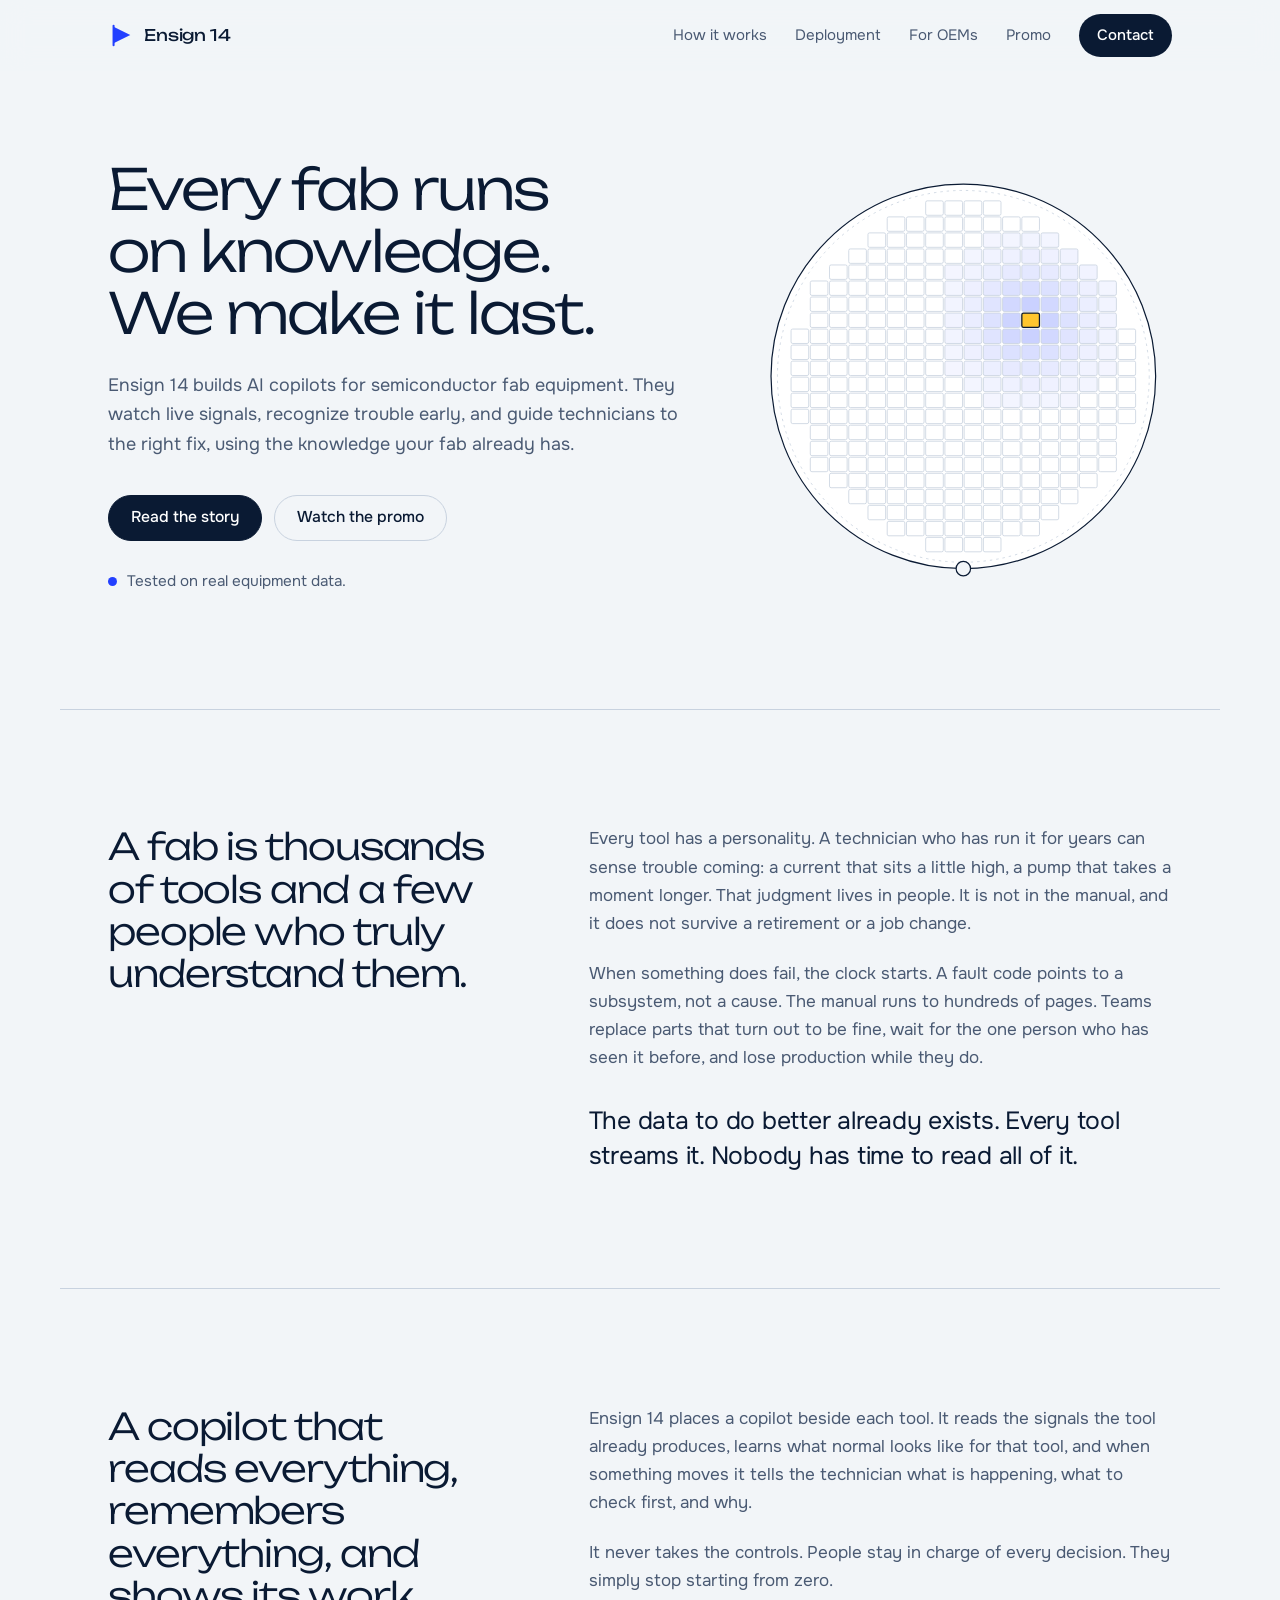
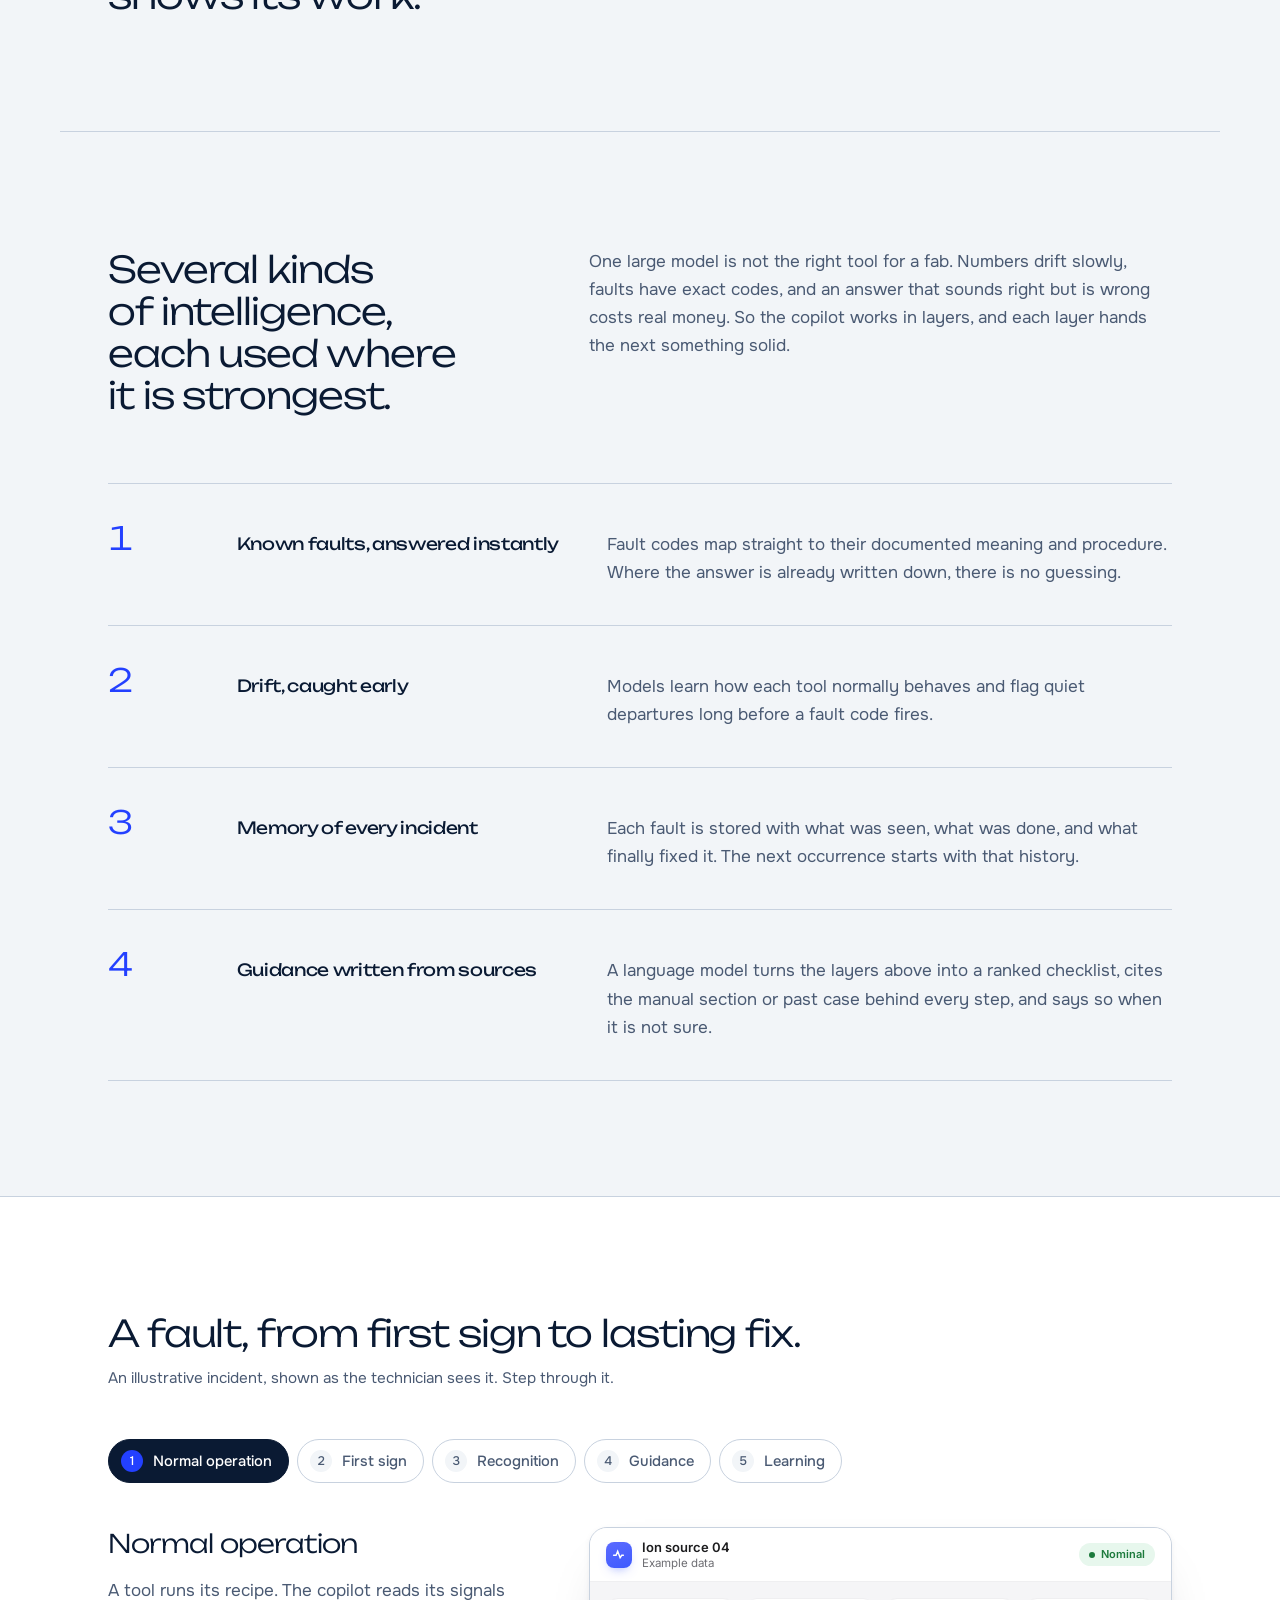
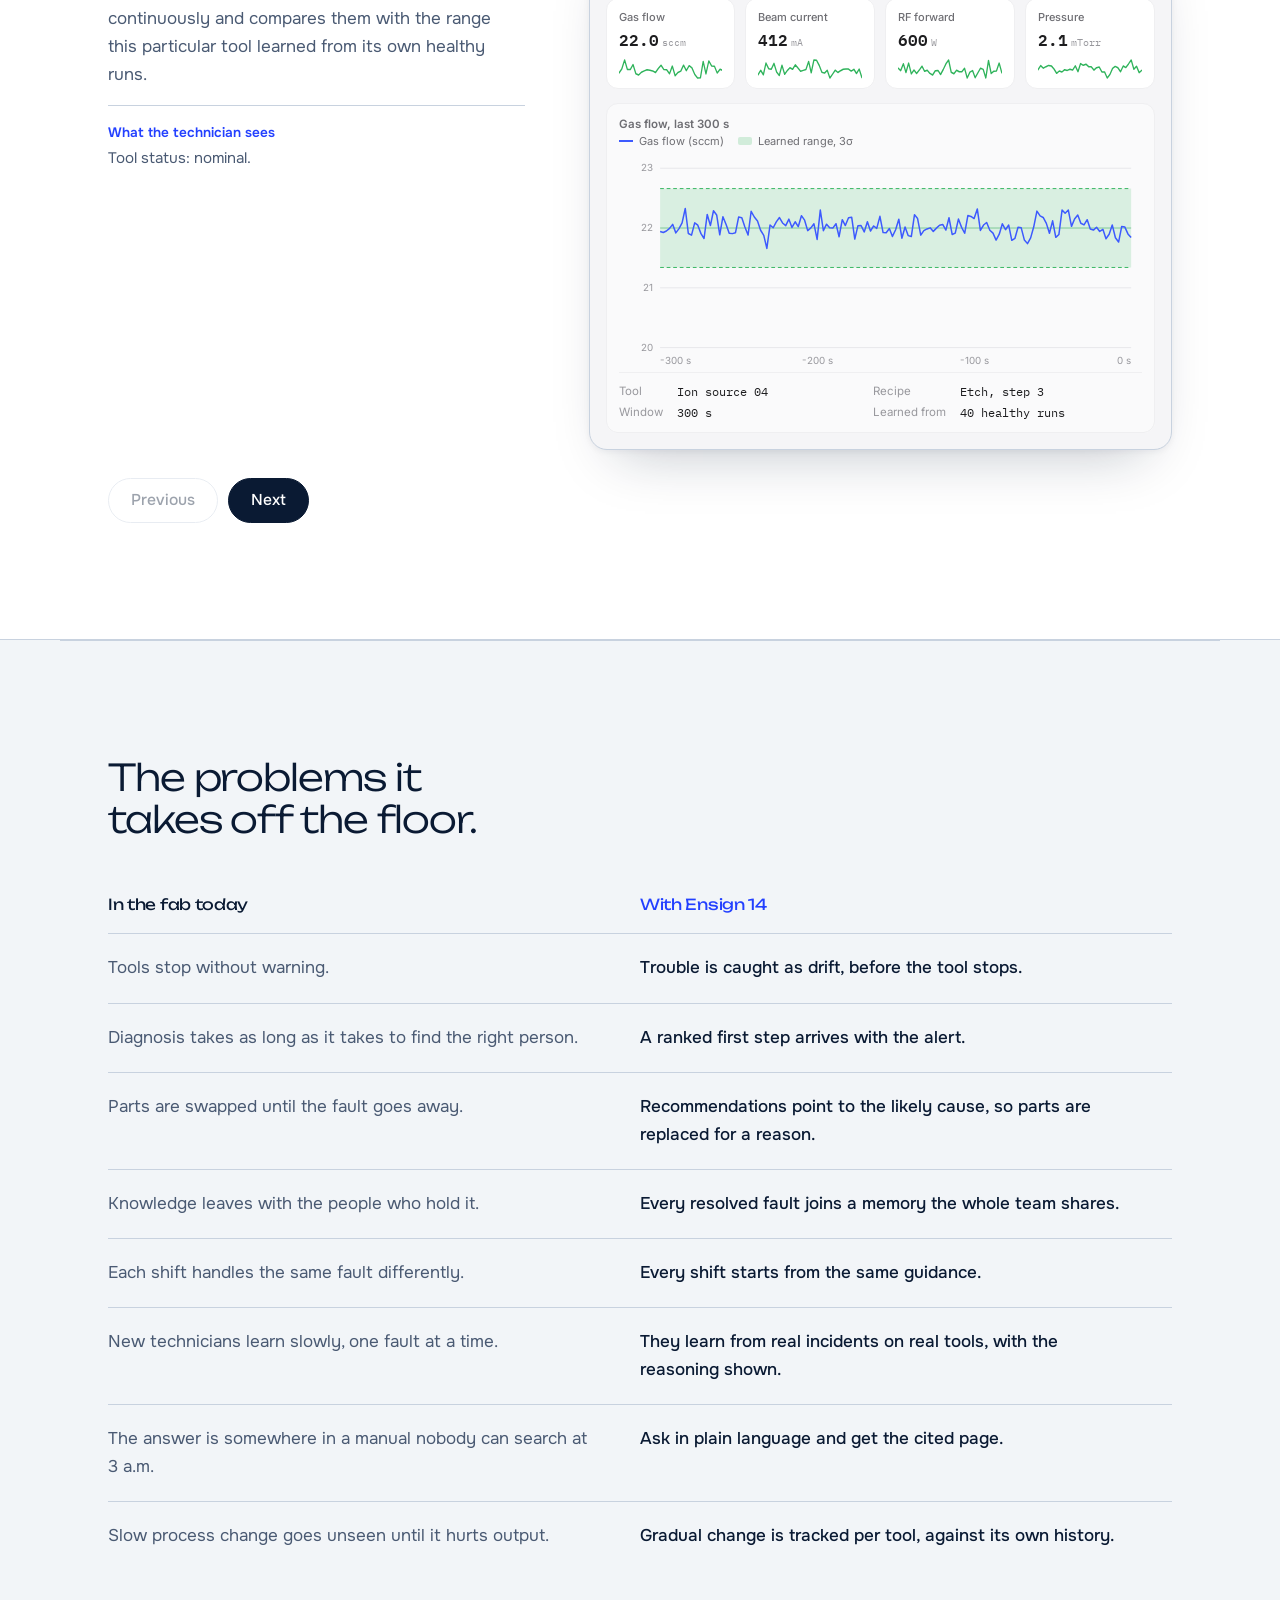
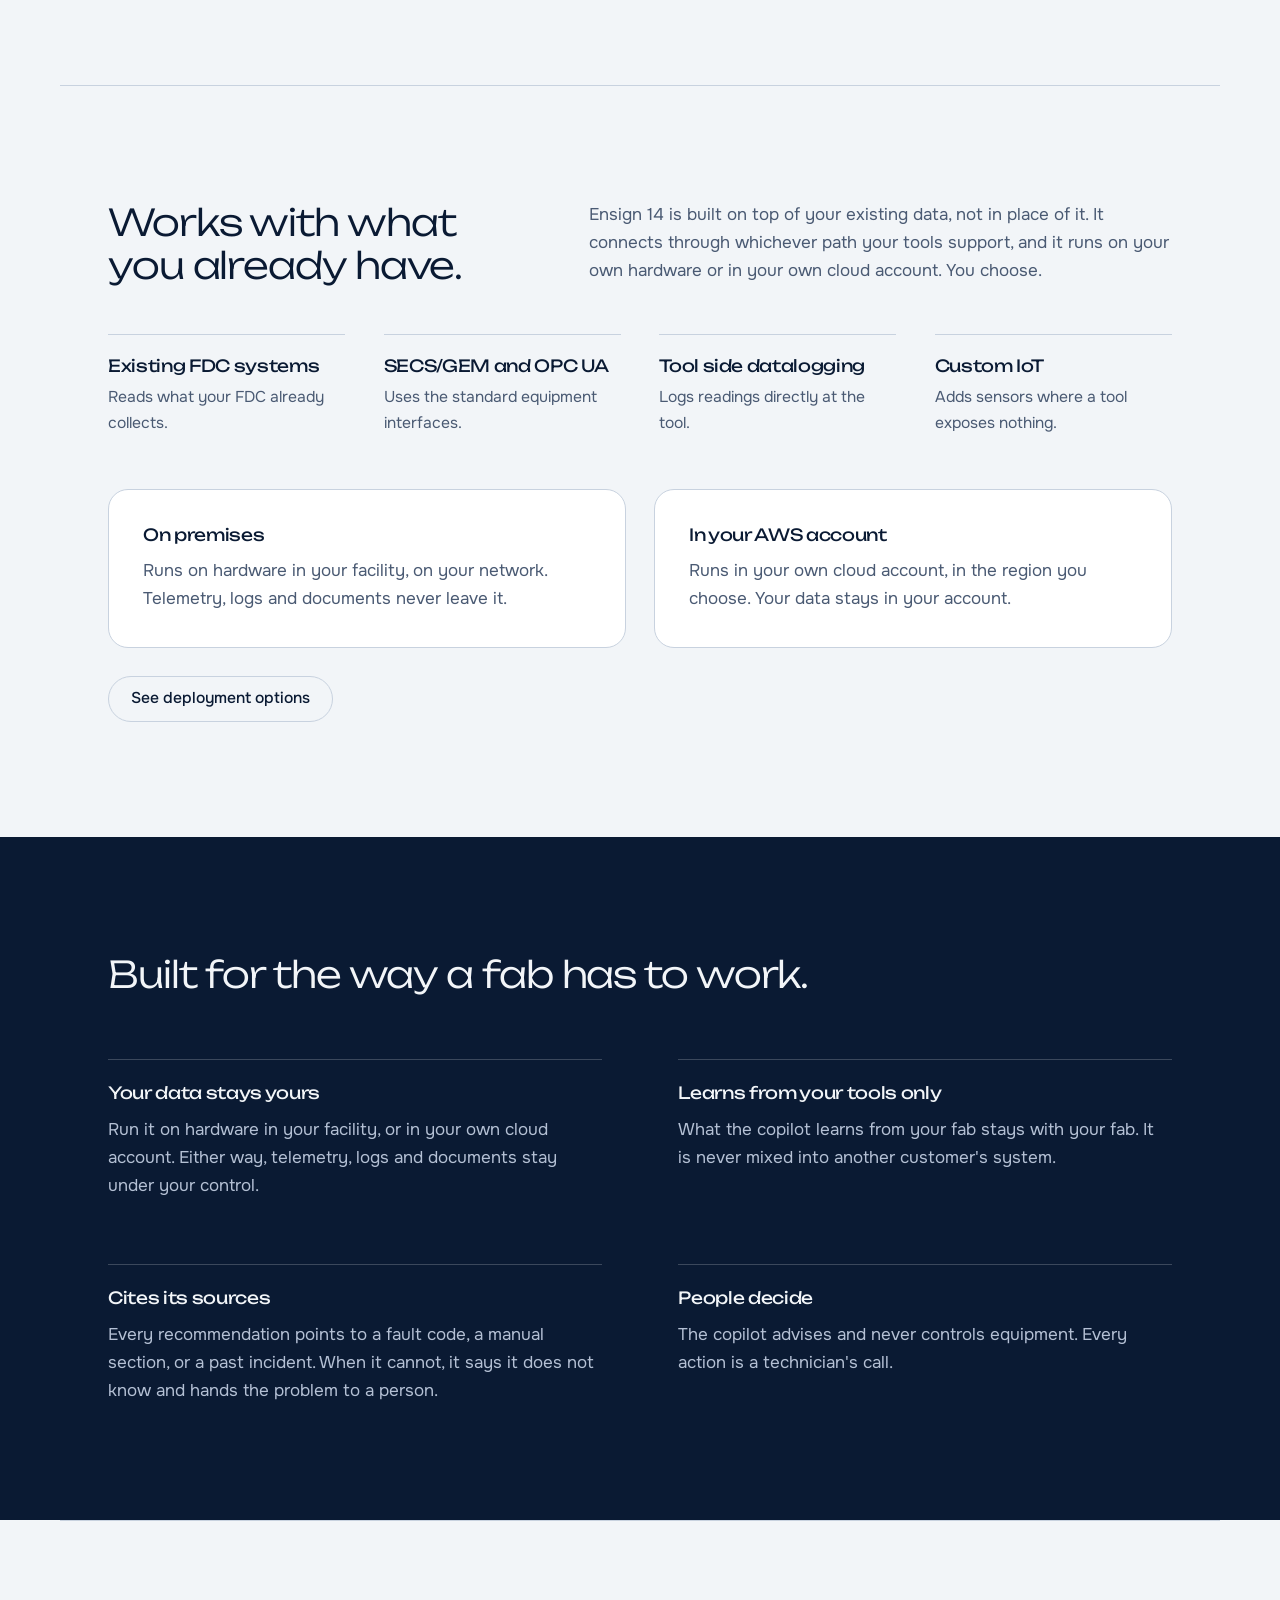
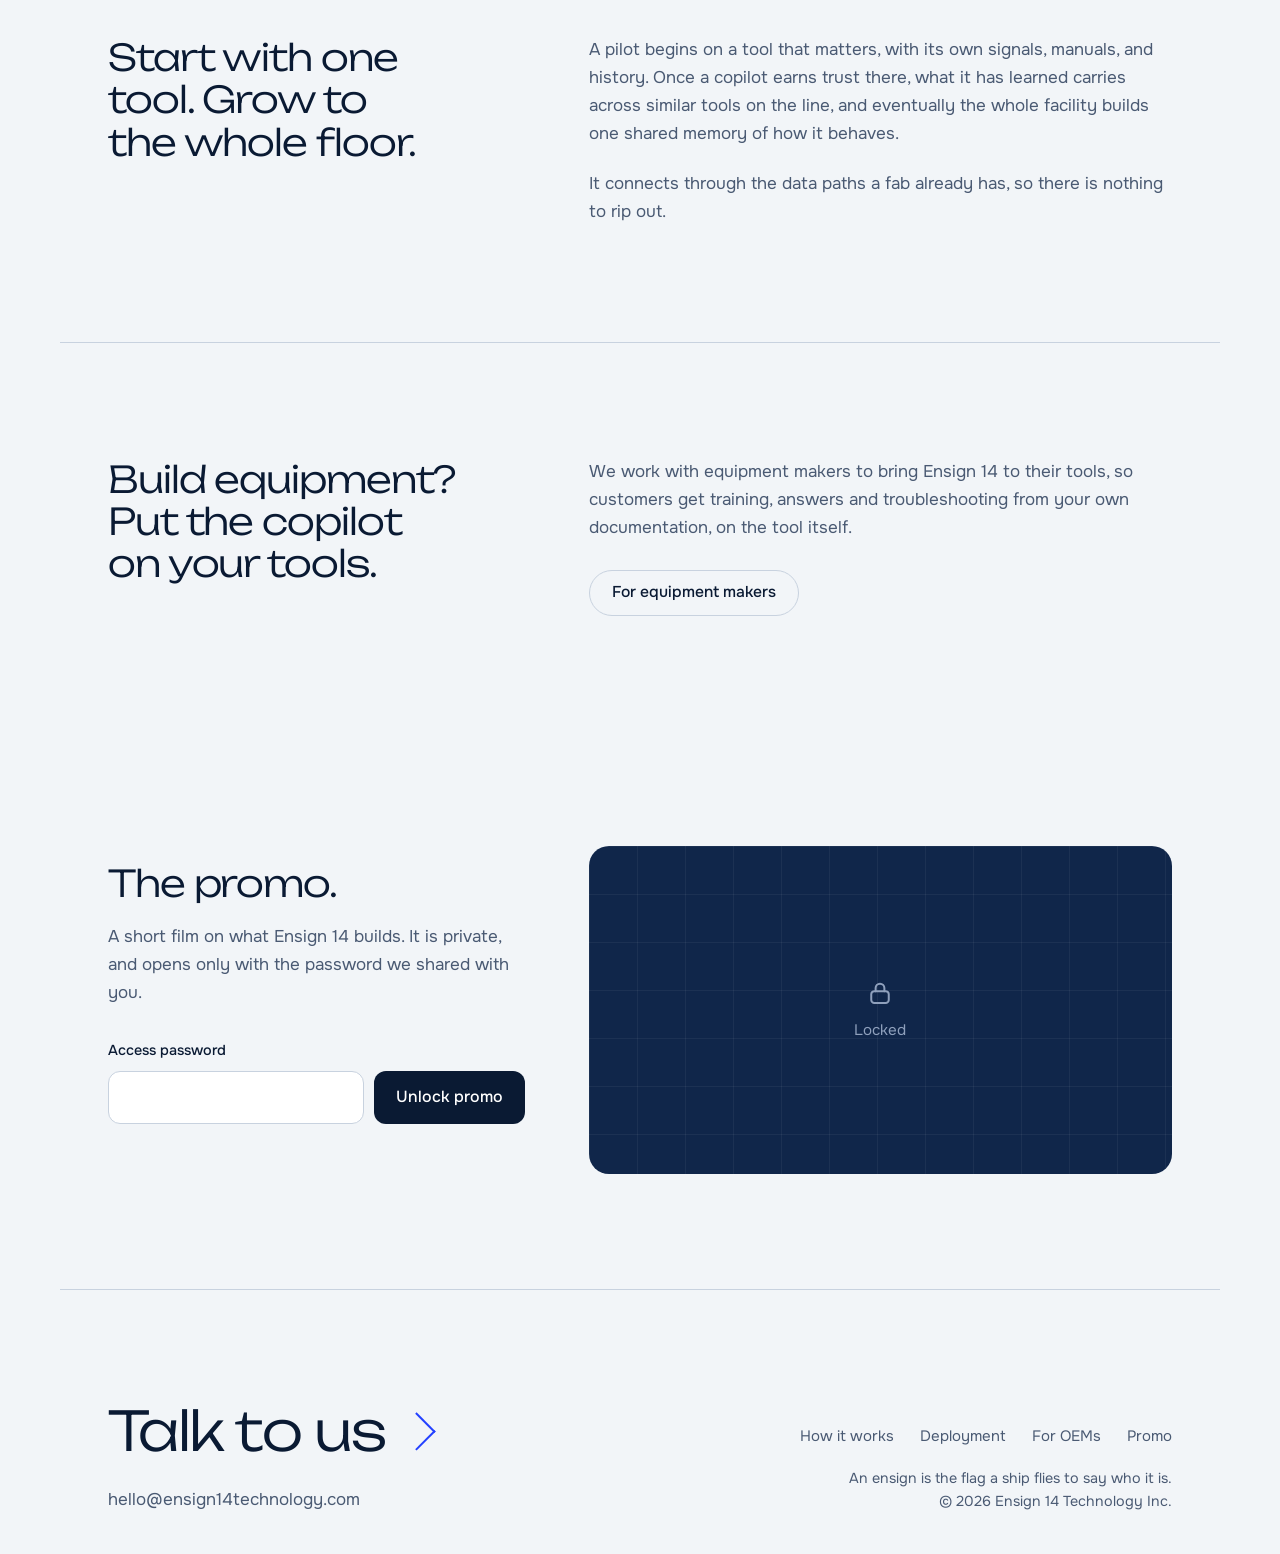
<file: index.html>
<!doctype html>
<html lang="en">
<head>
<meta charset="utf-8">
<meta name="viewport" content="width=device-width, initial-scale=1">
<title>Ensign 14 Technology</title>
<meta name="description" content="Ensign 14 builds AI copilots for semiconductor fab equipment. They watch live signals, recognize trouble early, and guide technicians to the right fix.">
<meta name="theme-color" content="#F2F5F8">
<meta property="og:title" content="Ensign 14 Technology">
<meta property="og:description" content="Every fab runs on knowledge. We make it last.">
<meta property="og:type" content="website">
<meta property="og:url" content="https://ensign14technology.com">
<link rel="icon" href="favicon.svg" type="image/svg+xml">
<link rel="preconnect" href="https://fonts.googleapis.com">
<link rel="preconnect" href="https://fonts.gstatic.com" crossorigin>
<link href="https://fonts.googleapis.com/css2?family=Inter:wght@400;500;600&family=IBM+Plex+Mono:wght@400;500;600&family=Onest:wght@400;500;600&family=Unbounded:wght@300;400;500&display=swap" rel="stylesheet">
<link rel="stylesheet" href="styles.css">
</head>
<body>

<header class="nav">
  <a class="brand" href="#top" aria-label="Ensign 14 Technology, home">
    <svg class="brand-mark" viewBox="0 0 28 28" width="26" height="26" aria-hidden="true"><path d="M6 5 24 14 6 23Z" fill="currentColor"/><path d="M6 4v21" stroke="currentColor" stroke-width="2.2" stroke-linecap="round"/></svg>
    <span>Ensign 14</span>
  </a>
  <nav class="nav-links" aria-label="Main">
    <a class="hide-sm" href="#layers">How it works</a>
    <a href="deployment/">Deployment</a>
    <a href="oems/">For OEMs</a>
    <a class="hide-sm" href="#preview">Promo</a>
    <a class="pill" href="mailto:hello@ensign14technology.com">Contact</a>
  </nav>
</header>

<main id="top">

  <section class="hero wrap">
    <div class="hero-copy">
      <h1>Every fab runs on knowledge. We make it last.</h1>
      <p class="lede">Ensign 14 builds AI copilots for semiconductor fab equipment. They watch live signals, recognize trouble early, and guide technicians to the right fix, using the knowledge your fab already has.</p>
      <div class="actions">
        <a class="btn solid" href="#problem">Read the story</a>
        <a class="btn" href="#preview">Watch the promo</a>
      </div>
      <p class="proof"><i aria-hidden="true"></i>Tested on real equipment data.</p>
    </div>
    <figure class="wafer" id="wafer" role="img" aria-label="A wafer map with one die flagged for attention and the dies around it slightly affected"></figure>
  </section>

  <section class="chapter wrap" id="problem" aria-labelledby="problem-h">
    <h2 id="problem-h">A fab is thousands of tools and a few people who truly understand them.</h2>
    <div class="prose">
      <p>Every tool has a personality. A technician who has run it for years can sense trouble coming: a current that sits a little high, a pump that takes a moment longer. That judgment lives in people. It is not in the manual, and it does not survive a retirement or a job change.</p>
      <p>When something does fail, the clock starts. A fault code points to a subsystem, not a cause. The manual runs to hundreds of pages. Teams replace parts that turn out to be fine, wait for the one person who has seen it before, and lose production while they do.</p>
      <p class="turn">The data to do better already exists. Every tool streams it. Nobody has time to read all of it.</p>
    </div>
  </section>

  <section class="chapter wrap" id="approach" aria-labelledby="approach-h">
    <h2 id="approach-h">A copilot that reads everything, remembers everything, and shows its work.</h2>
    <div class="prose">
      <p>Ensign 14 places a copilot beside each tool. It reads the signals the tool already produces, learns what normal looks like for that tool, and when something moves it tells the technician what is happening, what to check first, and why.</p>
      <p>It never takes the controls. People stay in charge of every decision. They simply stop starting from zero.</p>
    </div>
  </section>

  <section class="chapter wrap" id="layers" aria-labelledby="layers-h">
    <h2 id="layers-h">Several kinds of intelligence, each used where it is strongest.</h2>
    <div class="prose">
      <p>One large model is not the right tool for a fab. Numbers drift slowly, faults have exact codes, and an answer that sounds right but is wrong costs real money. So the copilot works in layers, and each layer hands the next something solid.</p>
    </div>
    <ol class="layers">
      <li>
        <span class="n">1</span>
        <div>
          <h3>Known faults, answered instantly</h3>
          <p>Fault codes map straight to their documented meaning and procedure. Where the answer is already written down, there is no guessing.</p>
        </div>
      </li>
      <li>
        <span class="n">2</span>
        <div>
          <h3>Drift, caught early</h3>
          <p>Models learn how each tool normally behaves and flag quiet departures long before a fault code fires.</p>
        </div>
      </li>
      <li>
        <span class="n">3</span>
        <div>
          <h3>Memory of every incident</h3>
          <p>Each fault is stored with what was seen, what was done, and what finally fixed it. The next occurrence starts with that history.</p>
        </div>
      </li>
      <li>
        <span class="n">4</span>
        <div>
          <h3>Guidance written from sources</h3>
          <p>A language model turns the layers above into a ranked checklist, cites the manual section or past case behind every step, and says so when it is not sure.</p>
        </div>
      </li>
    </ol>
  </section>

  <section class="practice" id="practice" aria-labelledby="practice-h">
    <div class="wrap">
      <h2 id="practice-h">A fault, from first sign to lasting fix.</h2>
      <p class="practice-note">An illustrative incident, shown as the technician sees it. Step through it.</p>

      <div class="walk" id="walk">
        <div class="walk-tabs" role="tablist" aria-label="Steps in a fault"></div>
        <div class="walk-body" id="walk-body" role="tabpanel" aria-live="polite"></div>
        <div class="walk-nav">
          <button type="button" id="walk-prev">Previous</button>
          <button type="button" id="walk-next" class="solid">Next</button>
        </div>
      </div>
    </div>
  </section>

  <section class="chapter wrap" id="solves" aria-labelledby="solves-h">
    <h2 id="solves-h">The problems it takes off the floor.</h2>
    <table class="pairs">
      <thead>
        <tr><th scope="col">In the fab today</th><th scope="col">With Ensign 14</th></tr>
      </thead>
      <tbody>
        <tr><td>Tools stop without warning.</td><td>Trouble is caught as drift, before the tool stops.</td></tr>
        <tr><td>Diagnosis takes as long as it takes to find the right person.</td><td>A ranked first step arrives with the alert.</td></tr>
        <tr><td>Parts are swapped until the fault goes away.</td><td>Recommendations point to the likely cause, so parts are replaced for a reason.</td></tr>
        <tr><td>Knowledge leaves with the people who hold it.</td><td>Every resolved fault joins a memory the whole team shares.</td></tr>
        <tr><td>Each shift handles the same fault differently.</td><td>Every shift starts from the same guidance.</td></tr>
        <tr><td>New technicians learn slowly, one fault at a time.</td><td>They learn from real incidents on real tools, with the reasoning shown.</td></tr>
        <tr><td>The answer is somewhere in a manual nobody can search at 3 a.m.</td><td>Ask in plain language and get the cited page.</td></tr>
        <tr><td>Slow process change goes unseen until it hurts output.</td><td>Gradual change is tracked per tool, against its own history.</td></tr>
      </tbody>
    </table>
  </section>

  <section class="chapter wrap" id="connect" aria-labelledby="connect-h">
    <h2 id="connect-h">Works with what you already have.</h2>
    <div class="prose">
      <p>Ensign 14 is built on top of your existing data, not in place of it. It connects through whichever path your tools support, and it runs on your own hardware or in your own cloud account. You choose.</p>
    </div>

    <ul class="paths" aria-label="Ways to connect">
      <li><h3>Existing FDC systems</h3><p>Reads what your FDC already collects.</p></li>
      <li><h3>SECS/GEM and OPC UA</h3><p>Uses the standard equipment interfaces.</p></li>
      <li><h3>Tool side datalogging</h3><p>Logs readings directly at the tool.</p></li>
      <li><h3>Custom IoT</h3><p>Adds sensors where a tool exposes nothing.</p></li>
    </ul>

    <div class="runs">
      <div class="run">
        <h3>On premises</h3>
        <p>Runs on hardware in your facility, on your network. Telemetry, logs and documents never leave it.</p>
      </div>
      <div class="run">
        <h3>In your AWS account</h3>
        <p>Runs in your own cloud account, in the region you choose. Your data stays in your account.</p>
      </div>
    </div>
    <p class="more"><a class="btn" href="deployment/">See deployment options</a></p>
  </section>

  <section class="trust" id="trust" aria-labelledby="trust-h">
    <div class="wrap">
      <h2 id="trust-h">Built for the way a fab has to work.</h2>
      <div class="trust-grid">
        <div>
          <h3>Your data stays yours</h3>
          <p>Run it on hardware in your facility, or in your own cloud account. Either way, telemetry, logs and documents stay under your control.</p>
        </div>
        <div>
          <h3>Learns from your tools only</h3>
          <p>What the copilot learns from your fab stays with your fab. It is never mixed into another customer's system.</p>
        </div>
        <div>
          <h3>Cites its sources</h3>
          <p>Every recommendation points to a fault code, a manual section, or a past incident. When it cannot, it says it does not know and hands the problem to a person.</p>
        </div>
        <div>
          <h3>People decide</h3>
          <p>The copilot advises and never controls equipment. Every action is a technician's call.</p>
        </div>
      </div>
    </div>
  </section>

  <section class="chapter wrap" id="scale" aria-labelledby="scale-h">
    <h2 id="scale-h">Start with one tool. Grow to the whole floor.</h2>
    <div class="prose">
      <p>A pilot begins on a tool that matters, with its own signals, manuals, and history. Once a copilot earns trust there, what it has learned carries across similar tools on the line, and eventually the whole facility builds one shared memory of how it behaves.</p>
      <p>It connects through the data paths a fab already has, so there is nothing to rip out.</p>
    </div>
  </section>

  <section class="chapter wrap" id="makers" aria-labelledby="makers-h">
    <h2 id="makers-h">Build equipment? Put the copilot on your tools.</h2>
    <div class="prose">
      <p>We work with equipment makers to bring Ensign 14 to their tools, so customers get training, answers and troubleshooting from your own documentation, on the tool itself.</p>
      <p class="more"><a class="btn" href="oems/">For equipment makers</a></p>
    </div>
  </section>

  <section class="vault" id="preview" aria-labelledby="vault-h">
    <div class="wrap vault-grid">
      <div class="vault-copy">
        <h2 id="vault-h">The promo.</h2>
        <p>A short film on what Ensign 14 builds. It is private, and opens only with the password we shared with you.</p>
        <form id="vault-form" autocomplete="off" novalidate>
          <label for="vault-pass">Access password</label>
          <div class="field">
            <input id="vault-pass" name="password" type="password" autocomplete="off" autocapitalize="off" spellcheck="false" required>
            <button type="submit" id="vault-submit">Unlock promo</button>
          </div>
          <p class="vault-msg" id="vault-msg" role="alert"></p>
        </form>
      </div>
      <div class="vault-stage" id="vault-stage" aria-live="polite">
        <div class="locked" id="vault-locked">
          <svg viewBox="0 0 24 24" width="30" height="30" fill="none" stroke="currentColor" stroke-width="1.6" stroke-linecap="round" stroke-linejoin="round" aria-hidden="true"><rect x="5" y="10.5" width="14" height="9.5" rx="2.5"/><path d="M8.5 10.5V8a3.5 3.5 0 0 1 7 0v2.5"/></svg>
          <span>Locked</span>
        </div>
      </div>
    </div>
  </section>

</main>

<footer class="foot wrap">
  <div>
    <a class="foot-cta" href="mailto:hello@ensign14technology.com">Talk to us<span aria-hidden="true"></span></a>
    <p class="foot-mail">hello@ensign14technology.com</p>
  </div>
  <div class="foot-side">
    <nav class="foot-links" aria-label="Footer">
      <a href="#layers">How it works</a>
      <a href="deployment/">Deployment</a>
      <a href="oems/">For OEMs</a>
      <a href="#preview">Promo</a>
    </nav>
    <p class="foot-note">An ensign is the flag a ship flies to say who it is.<br>© 2026 Ensign 14 Technology Inc.</p>
  </div>
</footer>

<script src="app.js"></script>
<script src="vault.js"></script>
</body>
</html>
</file>
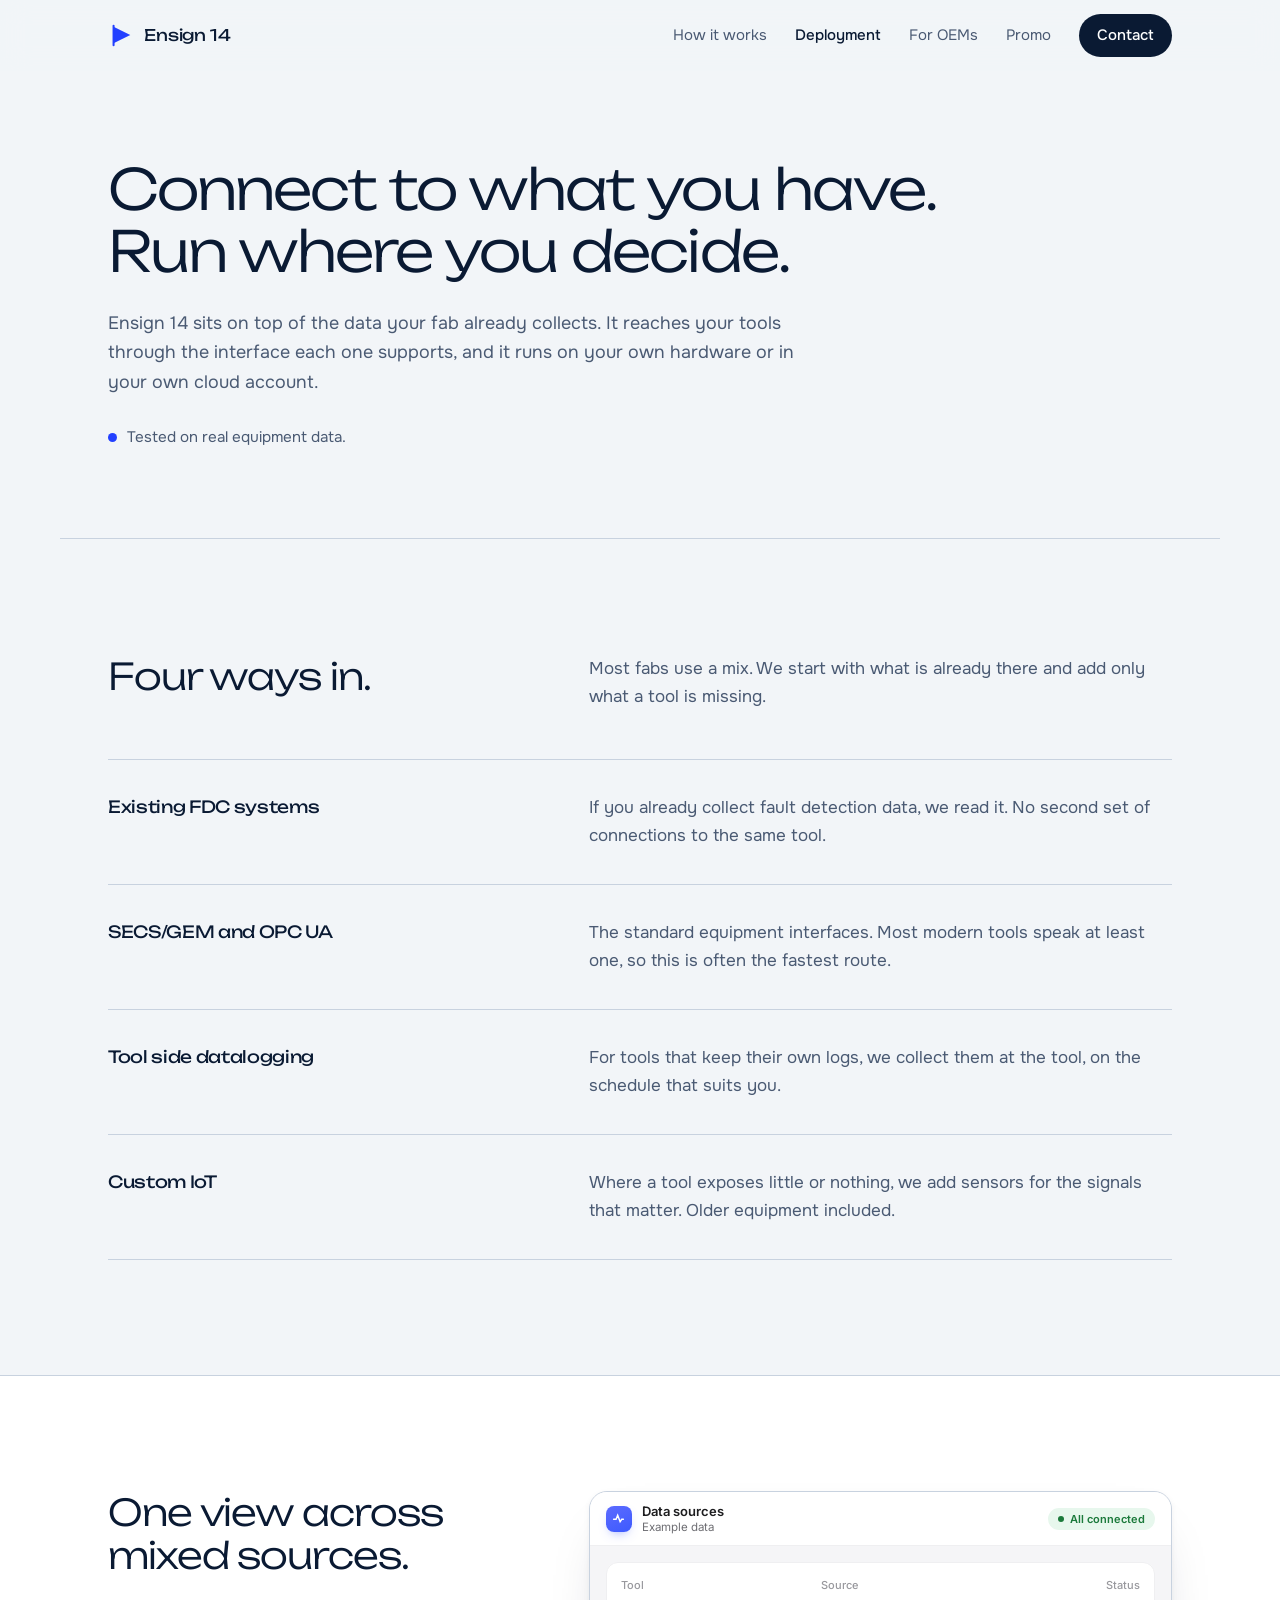
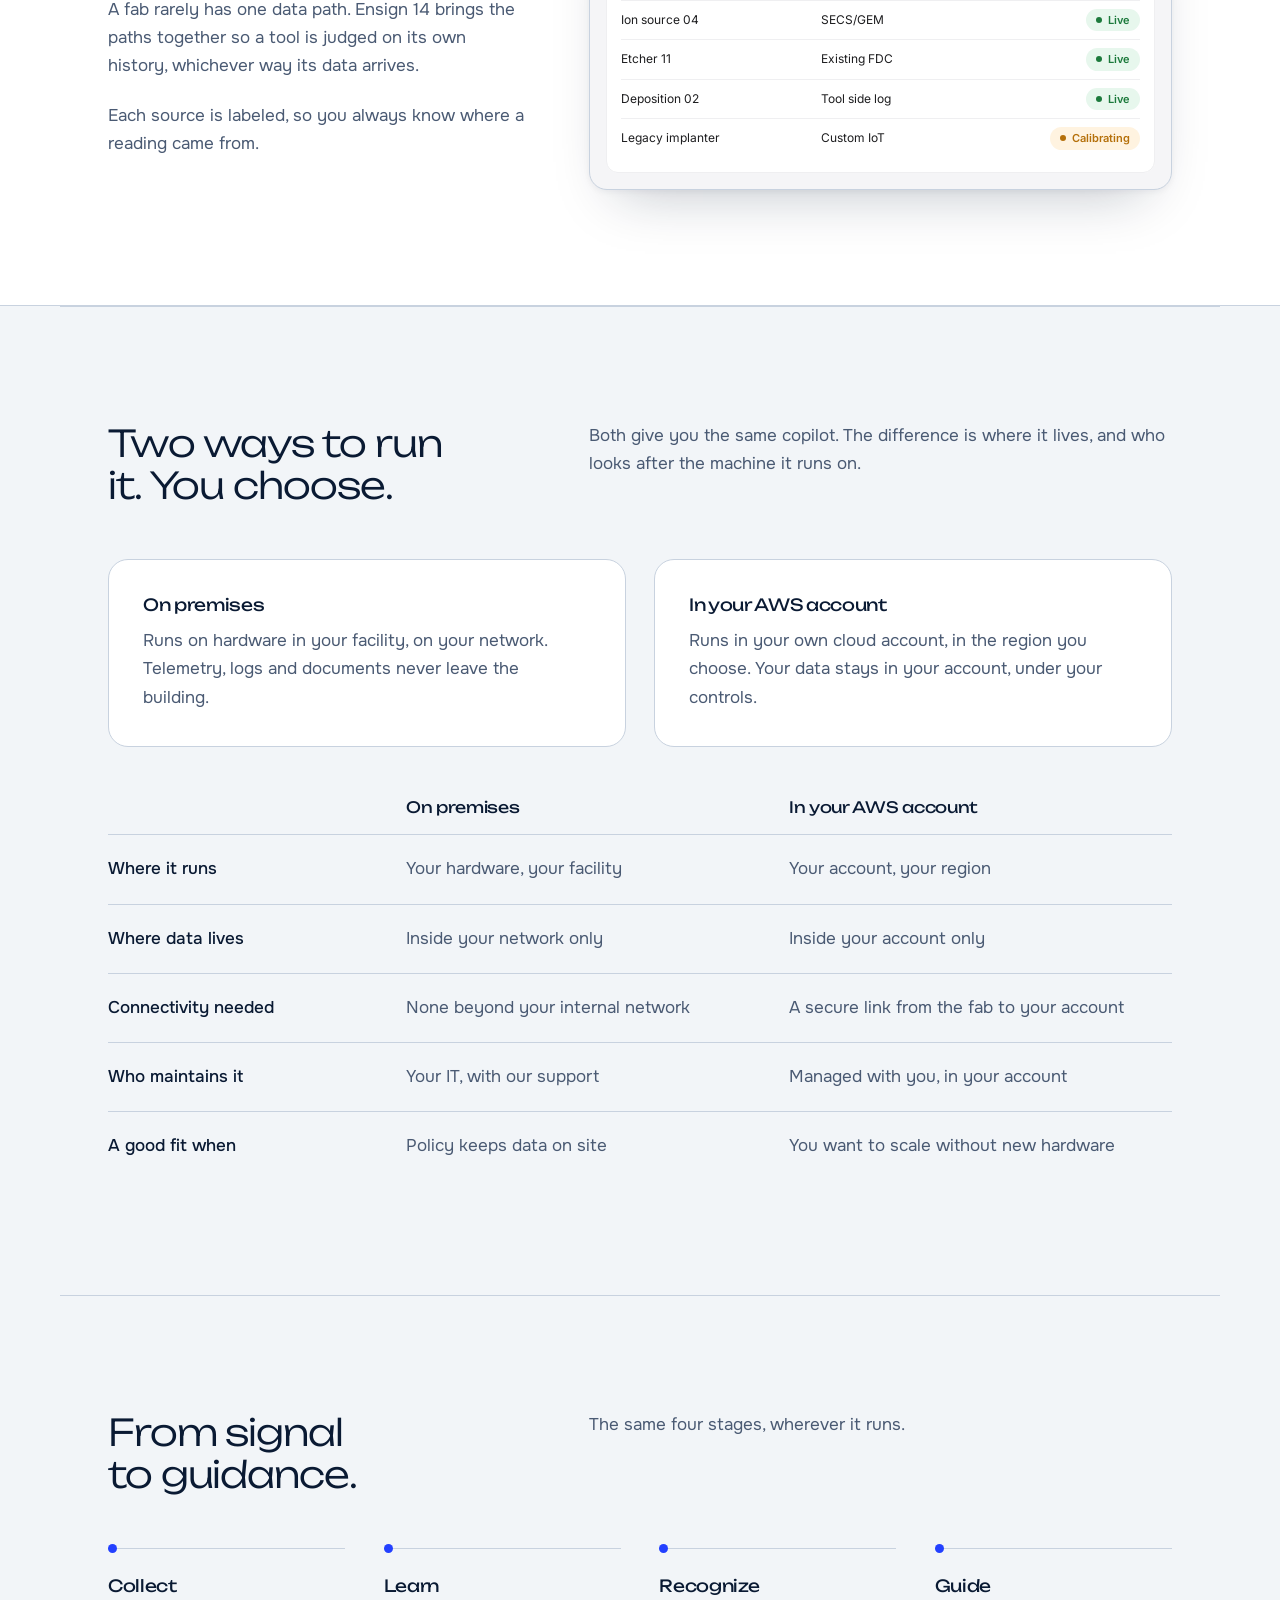
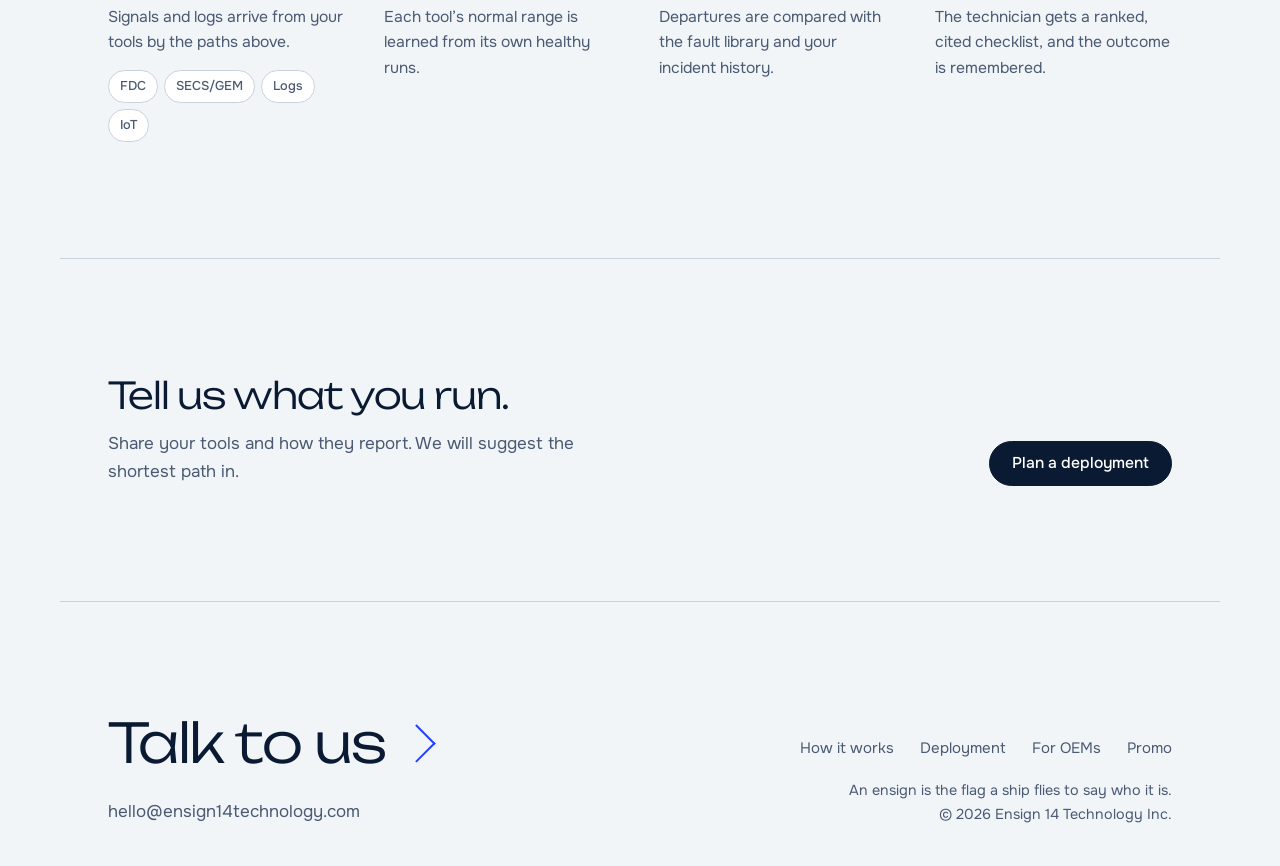
<file: deployment/index.html>
<!doctype html>
<html lang="en">
<head>
<meta charset="utf-8">
<meta name="viewport" content="width=device-width, initial-scale=1">
<title>Deployment | Ensign 14 Technology</title>
<meta name="description" content="How Ensign 14 connects to your tools and where it runs: on premises or in your own AWS account.">
<meta name="theme-color" content="#F2F5F8">
<link rel="icon" href="../favicon.svg" type="image/svg+xml">
<link rel="preconnect" href="https://fonts.googleapis.com">
<link rel="preconnect" href="https://fonts.gstatic.com" crossorigin>
<link href="https://fonts.googleapis.com/css2?family=Inter:wght@400;500;600&family=IBM+Plex+Mono:wght@400;500;600&family=Onest:wght@400;500;600&family=Unbounded:wght@300;400;500&display=swap" rel="stylesheet">
<link rel="stylesheet" href="../styles.css">
</head>
<body>

<header class="nav">
  <a class="brand" href="../" aria-label="Ensign 14 Technology, home">
    <svg class="brand-mark" viewBox="0 0 28 28" width="26" height="26" aria-hidden="true"><path d="M6 5 24 14 6 23Z" fill="currentColor"/><path d="M6 4v21" stroke="currentColor" stroke-width="2.2" stroke-linecap="round"/></svg>
    <span>Ensign 14</span>
  </a>
  <nav class="nav-links" aria-label="Main">
    <a class="hide-sm" href="../#layers">How it works</a>
    <a href="../deployment/" aria-current="page">Deployment</a>
    <a href="../oems/">For OEMs</a>
    <a class="hide-sm" href="../#preview">Promo</a>
    <a class="pill" href="mailto:hello@ensign14technology.com">Contact</a>
  </nav>
</header>

<main id="top">
  <section class="hero wrap solo">
    <div class="hero-copy">
      <h1>Connect to what you have. Run where you decide.</h1>
      <p class="lede">Ensign 14 sits on top of the data your fab already collects. It reaches your tools through the interface each one supports, and it runs on your own hardware or in your own cloud account.</p>
      <p class="proof"><i aria-hidden="true"></i>Tested on real equipment data.</p>
    </div>
  </section>

  <section class="chapter wrap" id="ways-in" aria-labelledby="ways-h">
    <h2 id="ways-h">Four ways in.</h2>
    <div class="prose"><p>Most fabs use a mix. We start with what is already there and add only what a tool is missing.</p></div>
    <ul class="defs">
      <li><h3>Existing FDC systems</h3><p>If you already collect fault detection data, we read it. No second set of connections to the same tool.</p></li>
      <li><h3>SECS/GEM and OPC UA</h3><p>The standard equipment interfaces. Most modern tools speak at least one, so this is often the fastest route.</p></li>
      <li><h3>Tool side datalogging</h3><p>For tools that keep their own logs, we collect them at the tool, on the schedule that suits you.</p></li>
      <li><h3>Custom IoT</h3><p>Where a tool exposes little or nothing, we add sensors for the signals that matter. Older equipment included.</p></li>
    </ul>
  </section>

  <section class="stagewrap" aria-labelledby="src-h">
    <div class="wrap split">
      <div>
        <h2 id="src-h">One view across mixed sources.</h2>
        <div class="prose">
          <p>A fab rarely has one data path. Ensign 14 brings the paths together so a tool is judged on its own history, whichever way its data arrives.</p>
          <p>Each source is labeled, so you always know where a reading came from.</p>
        </div>
      </div>
      <div>
        <div class="pw">
          <div class="pw-bar"><div class="pw-id"><span class="pw-logo"><svg viewBox="0 0 16 16" fill="none" stroke="#fff" stroke-width="1.8" stroke-linecap="round"><path d="M2 9h3l2-5 3 8 2-3h2"/></svg></span><span class="pw-ident"><span class="pw-name">Data sources</span><span class="pw-sub">Example data</span></span></div><span class="pw-pill ok"><i></i>All connected</span></div>
          <div class="pw-body"><div class="pw-card"><table class="pw-table">
            <thead><tr><th>Tool</th><th>Source</th><th>Status</th></tr></thead>
            <tbody>
              <tr><td>Ion source 04</td><td>SECS/GEM</td><td><span class="pw-pill ok"><i></i>Live</span></td></tr>
              <tr><td>Etcher 11</td><td>Existing FDC</td><td><span class="pw-pill ok"><i></i>Live</span></td></tr>
              <tr><td>Deposition 02</td><td>Tool side log</td><td><span class="pw-pill ok"><i></i>Live</span></td></tr>
              <tr><td>Legacy implanter</td><td>Custom IoT</td><td><span class="pw-pill watch"><i></i>Calibrating</span></td></tr>
            </tbody></table></div></div>
        </div>
      </div>
    </div>
  </section>

  <section class="chapter wrap" id="run" aria-labelledby="run-h">
    <h2 id="run-h">Two ways to run it. You choose.</h2>
    <div class="prose"><p>Both give you the same copilot. The difference is where it lives, and who looks after the machine it runs on.</p></div>
    <div class="runs">
      <div class="run"><h3>On premises</h3><p>Runs on hardware in your facility, on your network. Telemetry, logs and documents never leave the building.</p></div>
      <div class="run"><h3>In your AWS account</h3><p>Runs in your own cloud account, in the region you choose. Your data stays in your account, under your controls.</p></div>
    </div>
    <table class="compare">
      <thead><tr><th></th><th>On premises</th><th>In your AWS account</th></tr></thead>
      <tbody>
        <tr><th>Where it runs</th><td data-label="On premises">Your hardware, your facility</td><td data-label="In your AWS account">Your account, your region</td></tr>
        <tr><th>Where data lives</th><td data-label="On premises">Inside your network only</td><td data-label="In your AWS account">Inside your account only</td></tr>
        <tr><th>Connectivity needed</th><td data-label="On premises">None beyond your internal network</td><td data-label="In your AWS account">A secure link from the fab to your account</td></tr>
        <tr><th>Who maintains it</th><td data-label="On premises">Your IT, with our support</td><td data-label="In your AWS account">Managed with you, in your account</td></tr>
        <tr><th>A good fit when</th><td data-label="On premises">Policy keeps data on site</td><td data-label="In your AWS account">You want to scale without new hardware</td></tr>
      </tbody>
    </table>
  </section>

  <section class="chapter wrap" id="flow" aria-labelledby="flow-h">
    <h2 id="flow-h">From signal to guidance.</h2>
    <div class="prose"><p>The same four stages, wherever it runs.</p></div>
    <ol class="flow">
      <li><h3>Collect</h3><p>Signals and logs arrive from your tools by the paths above.</p><div class="tags"><span>FDC</span><span>SECS/GEM</span><span>Logs</span><span>IoT</span></div></li>
      <li><h3>Learn</h3><p>Each tool’s normal range is learned from its own healthy runs.</p></li>
      <li><h3>Recognize</h3><p>Departures are compared with the fault library and your incident history.</p></li>
      <li><h3>Guide</h3><p>The technician gets a ranked, cited checklist, and the outcome is remembered.</p></li>
    </ol>
  </section>
  <section class="ctaband wrap">
    <div><h2>Tell us what you run.</h2><p>Share your tools and how they report. We will suggest the shortest path in.</p></div>
    <a class="btn solid" href="mailto:hello@ensign14technology.com?subject=Deployment">Plan a deployment</a>
  </section>
</main>

<footer class="foot wrap">
  <div>
    <a class="foot-cta" href="mailto:hello@ensign14technology.com">Talk to us<span aria-hidden="true"></span></a>
    <p class="foot-mail">hello@ensign14technology.com</p>
  </div>
  <div class="foot-side">
    <nav class="foot-links" aria-label="Footer">
      <a href="../#layers">How it works</a>
      <a href="../deployment/">Deployment</a>
      <a href="../oems/">For OEMs</a>
      <a href="../#preview">Promo</a>
    </nav>
    <p class="foot-note">An ensign is the flag a ship flies to say who it is.<br>© 2026 Ensign 14 Technology Inc.</p>
  </div>
</footer>

<script src="../app.js"></script>
</body>
</html>
</file>
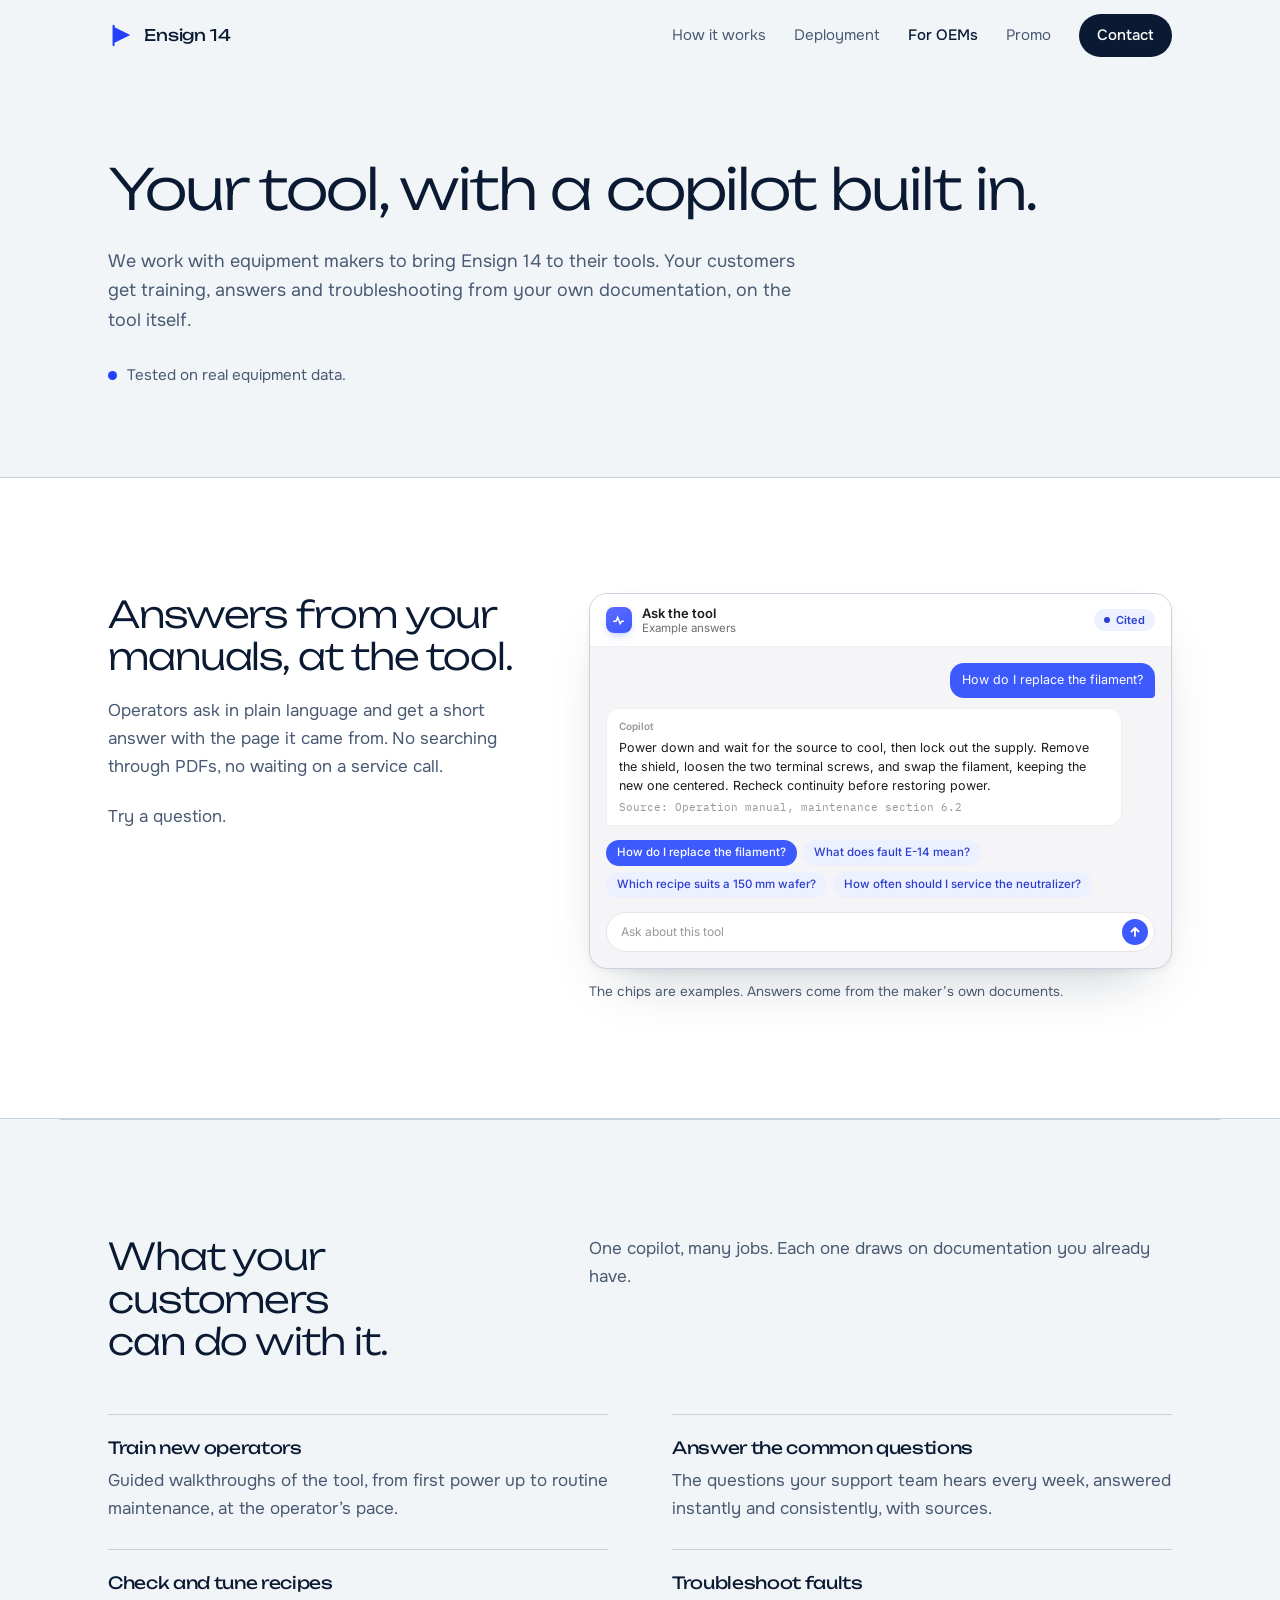
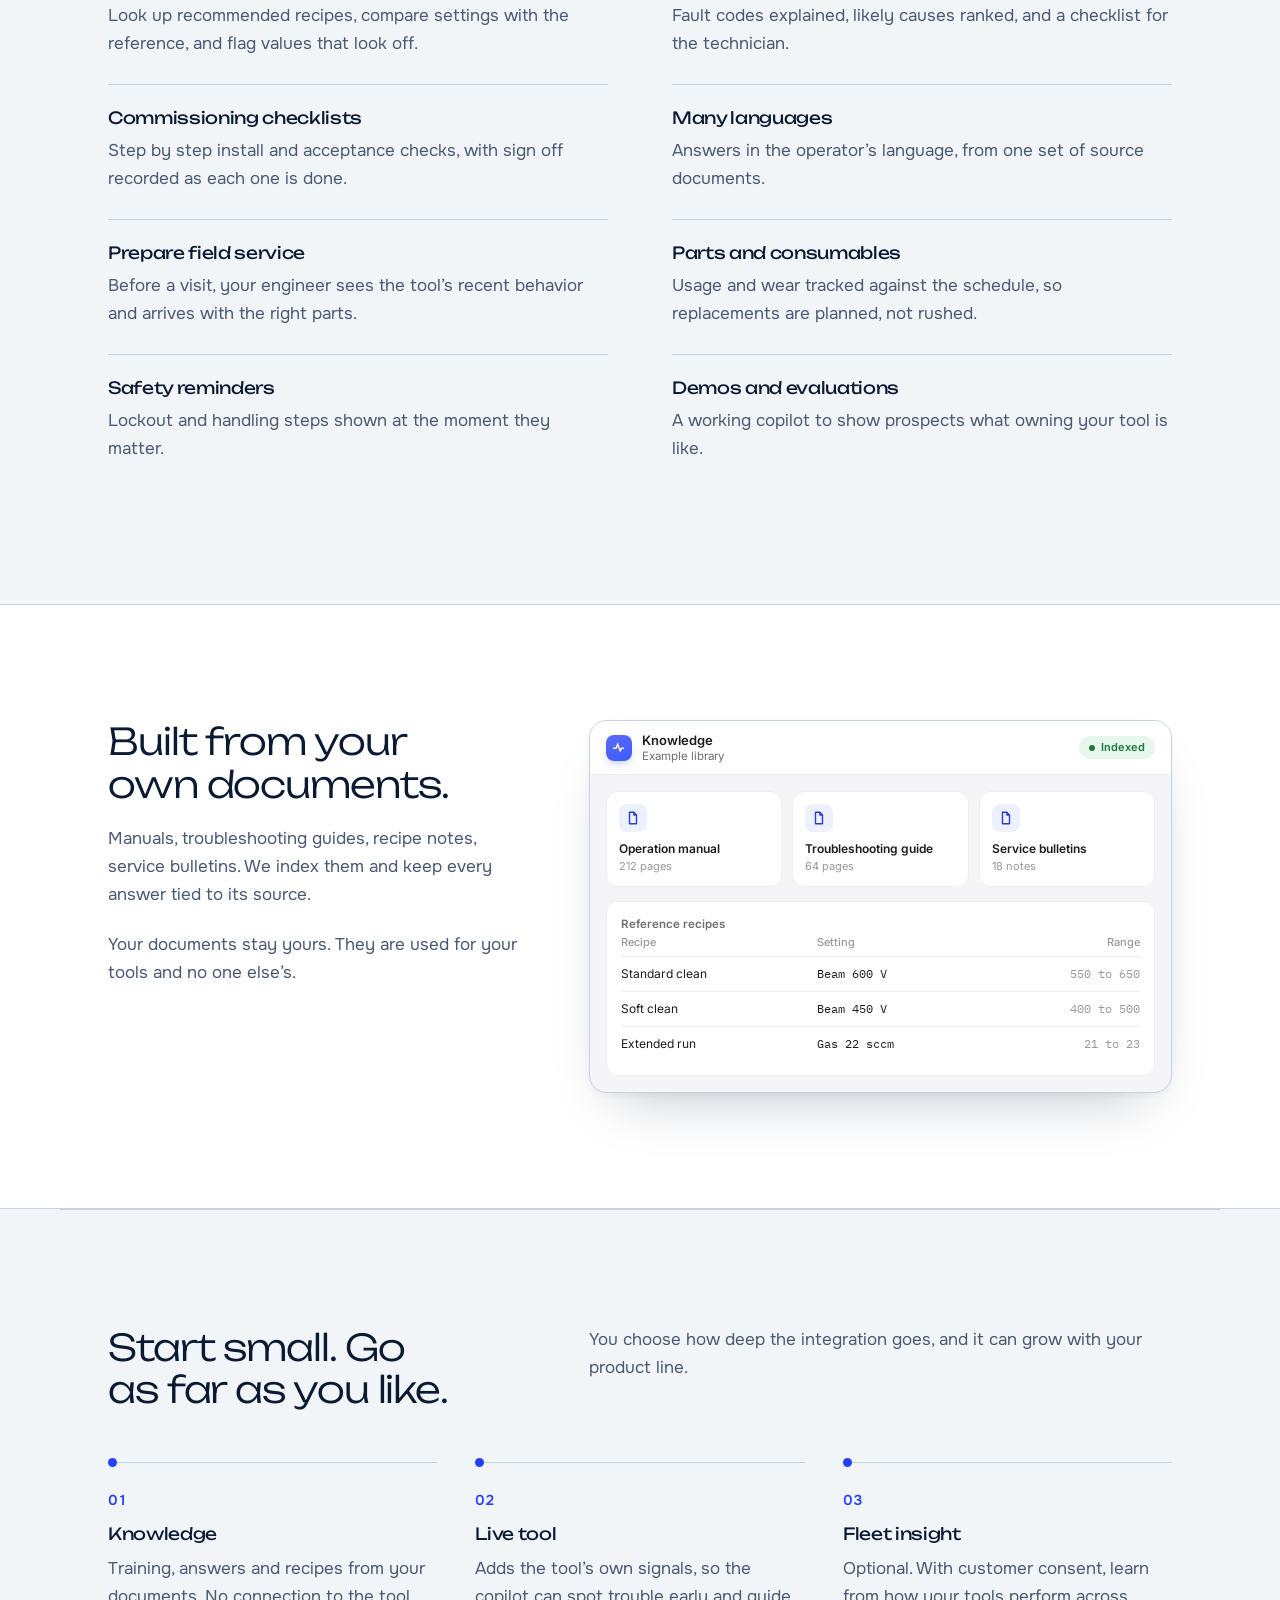
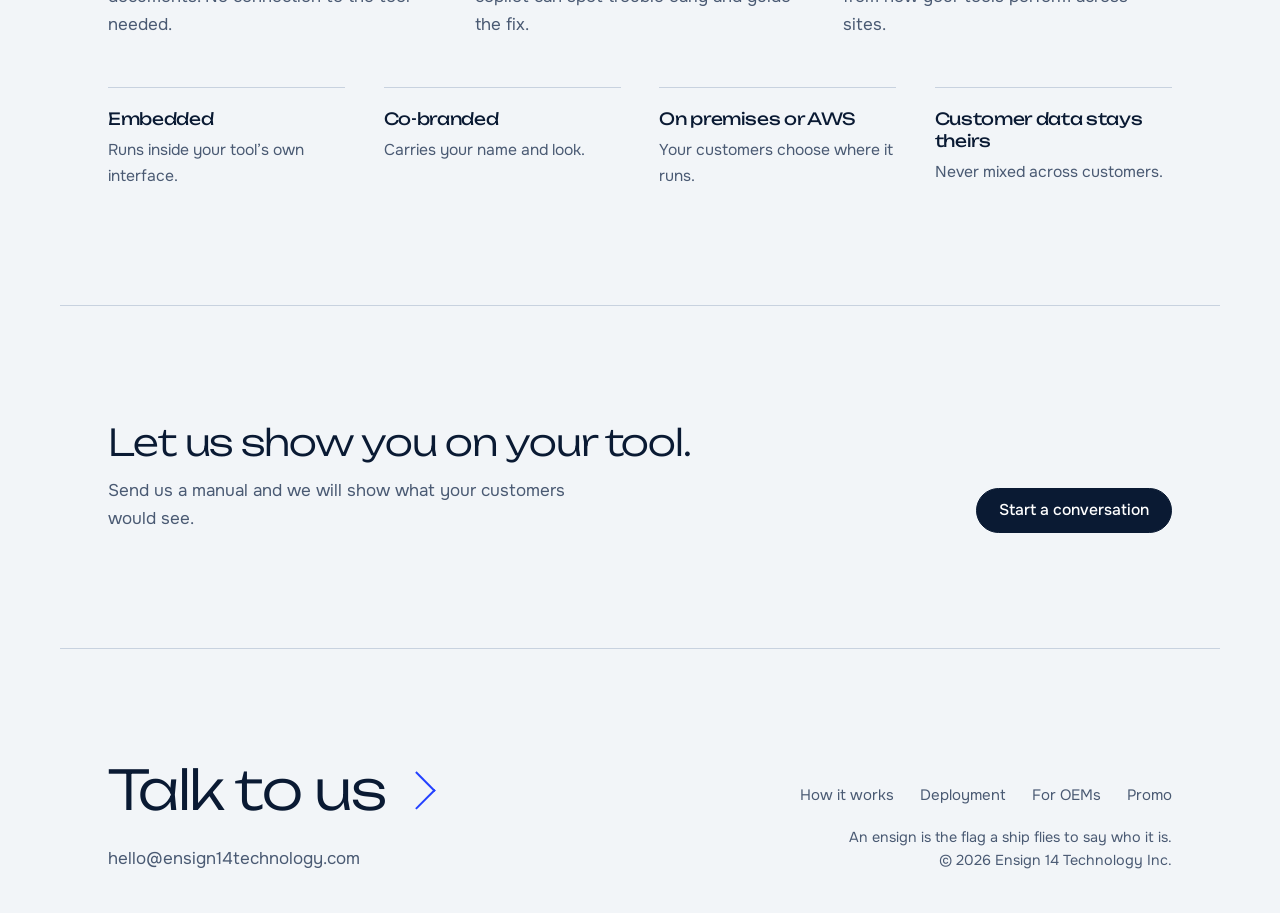
<file: oems/index.html>
<!doctype html>
<html lang="en">
<head>
<meta charset="utf-8">
<meta name="viewport" content="width=device-width, initial-scale=1">
<title>For equipment makers | Ensign 14 Technology</title>
<meta name="description" content="Put the Ensign 14 copilot on your tools: training, answers, recipes and troubleshooting from your own documentation.">
<meta name="theme-color" content="#F2F5F8">
<link rel="icon" href="../favicon.svg" type="image/svg+xml">
<link rel="preconnect" href="https://fonts.googleapis.com">
<link rel="preconnect" href="https://fonts.gstatic.com" crossorigin>
<link href="https://fonts.googleapis.com/css2?family=Inter:wght@400;500;600&family=IBM+Plex+Mono:wght@400;500;600&family=Onest:wght@400;500;600&family=Unbounded:wght@300;400;500&display=swap" rel="stylesheet">
<link rel="stylesheet" href="../styles.css">
</head>
<body>

<header class="nav">
  <a class="brand" href="../" aria-label="Ensign 14 Technology, home">
    <svg class="brand-mark" viewBox="0 0 28 28" width="26" height="26" aria-hidden="true"><path d="M6 5 24 14 6 23Z" fill="currentColor"/><path d="M6 4v21" stroke="currentColor" stroke-width="2.2" stroke-linecap="round"/></svg>
    <span>Ensign 14</span>
  </a>
  <nav class="nav-links" aria-label="Main">
    <a class="hide-sm" href="../#layers">How it works</a>
    <a href="../deployment/">Deployment</a>
    <a href="../oems/" aria-current="page">For OEMs</a>
    <a class="hide-sm" href="../#preview">Promo</a>
    <a class="pill" href="mailto:hello@ensign14technology.com">Contact</a>
  </nav>
</header>

<main id="top">
  <section class="hero wrap solo">
    <div class="hero-copy">
      <h1>Your tool, with a copilot built in.</h1>
      <p class="lede">We work with equipment makers to bring Ensign 14 to their tools. Your customers get training, answers and troubleshooting from your own documentation, on the tool itself.</p>
      <p class="proof"><i aria-hidden="true"></i>Tested on real equipment data.</p>
    </div>
  </section>

  <section class="stagewrap" aria-labelledby="ask-h">
    <div class="wrap split">
      <div>
        <h2 id="ask-h">Answers from your manuals, at the tool.</h2>
        <div class="prose">
          <p>Operators ask in plain language and get a short answer with the page it came from. No searching through PDFs, no waiting on a service call.</p>
          <p>Try a question.</p>
        </div>
      </div>
      <div>
        <div class="pw" id="oem-chat">
          <div class="pw-bar"><div class="pw-id"><span class="pw-logo"><svg viewBox="0 0 16 16" fill="none" stroke="#fff" stroke-width="1.8" stroke-linecap="round"><path d="M2 9h3l2-5 3 8 2-3h2"/></svg></span><span class="pw-ident"><span class="pw-name">Ask the tool</span><span class="pw-sub">Example answers</span></span></div><span class="pw-pill info"><i></i>Cited</span></div>
          <div class="pw-body">
            <div class="pw-chat">
              <div class="pw-q">How do I replace the filament?</div>
              <div class="pw-a"><span class="pw-who">Copilot</span><span class="txt">Power down and wait for the source to cool, then lock out the supply. Remove the shield, loosen the two terminal screws, and swap the filament, keeping the new one centered. Recheck continuity before restoring power.</span><span class="pw-src">Source: Operation manual, maintenance section 6.2</span></div>
            </div>
            <div class="pw-chips" role="group" aria-label="Example questions">
              <button type="button" class="pw-chip" aria-pressed="true">How do I replace the filament?</button>
              <button type="button" class="pw-chip" aria-pressed="false">What does fault E-14 mean?</button>
              <button type="button" class="pw-chip" aria-pressed="false">Which recipe suits a 150 mm wafer?</button>
              <button type="button" class="pw-chip" aria-pressed="false">How often should I service the neutralizer?</button>
            </div>
            <div class="pw-input">Ask about this tool<span class="pw-send"><svg viewBox="0 0 12 12" fill="none" stroke="#fff" stroke-width="1.8" stroke-linecap="round" stroke-linejoin="round"><path d="M6 10V2M2.5 5.5 6 2l3.5 3.5"/></svg></span></div>
          </div>
        </div>
        <p class="demo-note">The chips are examples. Answers come from the maker’s own documents.</p>
      </div>
    </div>
  </section>

  <section class="chapter wrap" id="uses" aria-labelledby="uses-h">
    <h2 id="uses-h">What your customers can do with it.</h2>
    <div class="prose"><p>One copilot, many jobs. Each one draws on documentation you already have.</p></div>
    <ul class="uses">
      <li><h3>Train new operators</h3><p>Guided walkthroughs of the tool, from first power up to routine maintenance, at the operator’s pace.</p></li>
      <li><h3>Answer the common questions</h3><p>The questions your support team hears every week, answered instantly and consistently, with sources.</p></li>
      <li><h3>Check and tune recipes</h3><p>Look up recommended recipes, compare settings with the reference, and flag values that look off.</p></li>
      <li><h3>Troubleshoot faults</h3><p>Fault codes explained, likely causes ranked, and a checklist for the technician.</p></li>
      <li><h3>Commissioning checklists</h3><p>Step by step install and acceptance checks, with sign off recorded as each one is done.</p></li>
      <li><h3>Many languages</h3><p>Answers in the operator’s language, from one set of source documents.</p></li>
      <li><h3>Prepare field service</h3><p>Before a visit, your engineer sees the tool’s recent behavior and arrives with the right parts.</p></li>
      <li><h3>Parts and consumables</h3><p>Usage and wear tracked against the schedule, so replacements are planned, not rushed.</p></li>
      <li><h3>Safety reminders</h3><p>Lockout and handling steps shown at the moment they matter.</p></li>
      <li><h3>Demos and evaluations</h3><p>A working copilot to show prospects what owning your tool is like.</p></li>
    </ul>
  </section>

  <section class="stagewrap" aria-labelledby="kb-h">
    <div class="wrap split">
      <div>
        <h2 id="kb-h">Built from your own documents.</h2>
        <div class="prose">
          <p>Manuals, troubleshooting guides, recipe notes, service bulletins. We index them and keep every answer tied to its source.</p>
          <p>Your documents stay yours. They are used for your tools and no one else’s.</p>
        </div>
      </div>
      <div>
        <div class="pw">
          <div class="pw-bar"><div class="pw-id"><span class="pw-logo"><svg viewBox="0 0 16 16" fill="none" stroke="#fff" stroke-width="1.8" stroke-linecap="round"><path d="M2 9h3l2-5 3 8 2-3h2"/></svg></span><span class="pw-ident"><span class="pw-name">Knowledge</span><span class="pw-sub">Example library</span></span></div><span class="pw-pill ok"><i></i>Indexed</span></div>
          <div class="pw-body">
            <div class="pw-docs">
              <div class="pw-doc"><i><svg viewBox="0 0 16 16" fill="none" stroke="currentColor" stroke-width="1.6" stroke-linejoin="round"><path d="M4 1.5h5l3 3v10H4z"/><path d="M9 1.5v3h3"/></svg></i><b>Operation manual</b><span>212 pages</span></div>
              <div class="pw-doc"><i><svg viewBox="0 0 16 16" fill="none" stroke="currentColor" stroke-width="1.6" stroke-linejoin="round"><path d="M4 1.5h5l3 3v10H4z"/><path d="M9 1.5v3h3"/></svg></i><b>Troubleshooting guide</b><span>64 pages</span></div>
              <div class="pw-doc"><i><svg viewBox="0 0 16 16" fill="none" stroke="currentColor" stroke-width="1.6" stroke-linejoin="round"><path d="M4 1.5h5l3 3v10H4z"/><path d="M9 1.5v3h3"/></svg></i><b>Service bulletins</b><span>18 notes</span></div>
            </div>
            <div class="pw-card"><p class="pw-label">Reference recipes</p>
              <table class="pw-table"><thead><tr><th>Recipe</th><th>Setting</th><th>Range</th></tr></thead><tbody>
                <tr><td>Standard clean</td><td class="num">Beam 600 V</td><td class="rng">550 to 650</td></tr>
                <tr><td>Soft clean</td><td class="num">Beam 450 V</td><td class="rng">400 to 500</td></tr>
                <tr><td>Extended run</td><td class="num">Gas 22 sccm</td><td class="rng">21 to 23</td></tr>
              </tbody></table></div>
          </div>
        </div>
      </div>
    </div>
  </section>

  <section class="chapter wrap" id="levels" aria-labelledby="levels-h">
    <h2 id="levels-h">Start small. Go as far as you like.</h2>
    <div class="prose"><p>You choose how deep the integration goes, and it can grow with your product line.</p></div>
    <ol class="levels">
      <li><span class="n">01</span><h3>Knowledge</h3><p>Training, answers and recipes from your documents. No connection to the tool needed.</p></li>
      <li><span class="n">02</span><h3>Live tool</h3><p>Adds the tool’s own signals, so the copilot can spot trouble early and guide the fix.</p></li>
      <li><span class="n">03</span><h3>Fleet insight</h3><p>Optional. With customer consent, learn from how your tools perform across sites.</p></li>
    </ol>
    <ul class="paths" aria-label="Also available">
      <li><h3>Embedded</h3><p>Runs inside your tool’s own interface.</p></li>
      <li><h3>Co-branded</h3><p>Carries your name and look.</p></li>
      <li><h3>On premises or AWS</h3><p>Your customers choose where it runs.</p></li>
      <li><h3>Customer data stays theirs</h3><p>Never mixed across customers.</p></li>
    </ul>
  </section>
  <section class="ctaband wrap">
    <div><h2>Let us show you on your tool.</h2><p>Send us a manual and we will show what your customers would see.</p></div>
    <a class="btn solid" href="mailto:hello@ensign14technology.com?subject=Equipment%20makers">Start a conversation</a>
  </section>
</main>

<footer class="foot wrap">
  <div>
    <a class="foot-cta" href="mailto:hello@ensign14technology.com">Talk to us<span aria-hidden="true"></span></a>
    <p class="foot-mail">hello@ensign14technology.com</p>
  </div>
  <div class="foot-side">
    <nav class="foot-links" aria-label="Footer">
      <a href="../#layers">How it works</a>
      <a href="../deployment/">Deployment</a>
      <a href="../oems/">For OEMs</a>
      <a href="../#preview">Promo</a>
    </nav>
    <p class="foot-note">An ensign is the flag a ship flies to say who it is.<br>© 2026 Ensign 14 Technology Inc.</p>
  </div>
</footer>

<script src="../app.js"></script>
</body>
</html>
</file>
<file: styles.css>
:root {
  --fog: #F2F5F8;
  --paper: #FFFFFF;
  --ink: #0A1A33;
  --ink-2: #10264A;
  --cobalt: #2340FF;
  --mist: #C8D2DF;
  --slate: #4A5A73;
  --signal: #FFC62E;
  --display: "Unbounded", "Avenir Next", "Segoe UI", system-ui, sans-serif;
  --body: "Onest", "Avenir Next", "Segoe UI", system-ui, sans-serif;
  --gutter: clamp(20px, 5vw, 48px);
  --section: clamp(64px, 9vw, 120px);
}

*, *::before, *::after { box-sizing: border-box; }
html { scroll-behavior: smooth; scroll-padding-top: 76px; -webkit-text-size-adjust: 100%; }
body {
  margin: 0;
  background: var(--fog);
  color: var(--ink);
  font-family: var(--body);
  font-size: 1.0625rem;
  line-height: 1.65;
  -webkit-font-smoothing: antialiased;
}
h1, h2, h3, p, ol, figure, table { margin: 0; }
a { color: inherit; }
button { font: inherit; }
:focus-visible { outline: 2px solid var(--cobalt); outline-offset: 3px; border-radius: 6px; }

.wrap { width: 100%; max-width: 1160px; margin-inline: auto; padding-inline: var(--gutter); }

h2 {
  font-family: var(--display); font-weight: 300;
  font-size: clamp(1.5rem, 3vw, 2.3rem);
  line-height: 1.15; letter-spacing: -0.03em;
  text-wrap: balance;
}
h3 { font-family: var(--display); font-weight: 400; font-size: 1.05rem; line-height: 1.3; letter-spacing: -0.02em; }

/* Nav */
.nav {
  position: sticky; top: 0; z-index: 20;
  display: flex; align-items: center; justify-content: space-between;
  padding: 14px max(var(--gutter), calc((100% - 1160px) / 2 + var(--gutter)));
  background: color-mix(in srgb, var(--fog) 86%, transparent);
  backdrop-filter: blur(14px);
  -webkit-backdrop-filter: blur(14px);
}
.brand { display: inline-flex; align-items: center; gap: 10px; text-decoration: none; font-family: var(--display); font-weight: 400; font-size: 1rem; letter-spacing: -0.01em; }
.brand-mark { color: var(--cobalt); }
.nav-links { display: flex; align-items: center; gap: clamp(14px, 2.4vw, 28px); font-size: 0.94rem; }
.nav-links a { text-decoration: none; color: var(--slate); transition: color .2s; }
.nav-links a:hover { color: var(--ink); }
.nav-links .pill { color: var(--paper); background: var(--ink); padding: 9px 18px; border-radius: 999px; font-weight: 500; transition: background .2s; }
.nav-links .pill:hover { background: var(--cobalt); color: var(--paper); }

/* Hero */
.hero {
  display: grid; grid-template-columns: minmax(0, 7fr) minmax(0, 5fr);
  gap: clamp(32px, 5vw, 72px); align-items: center;
  padding-top: clamp(40px, 7vw, 88px); padding-bottom: var(--section);
}
h1 {
  font-family: var(--display); font-weight: 300;
  font-size: clamp(2rem, 4.4vw, 3.6rem);
  line-height: 1.1; letter-spacing: -0.035em;
  text-wrap: balance;
}
.lede { margin-top: 26px; max-width: 54ch; font-size: clamp(1.05rem, 1.4vw, 1.2rem); color: var(--slate); }
.actions { margin-top: 36px; display: flex; gap: 12px; flex-wrap: wrap; }
.btn, .walk-nav button {
  display: inline-block; text-decoration: none; cursor: pointer;
  font-weight: 500; font-size: 0.98rem; line-height: 1;
  padding: 14px 22px; border-radius: 999px;
  color: var(--ink); background: transparent; border: 1px solid var(--mist);
  transition: background .2s, color .2s, border-color .2s;
}
.btn:hover, .walk-nav button:hover:not(:disabled) { border-color: var(--ink); }
.btn.solid, .walk-nav .solid { color: var(--paper); background: var(--ink); border-color: var(--ink); }
.btn.solid:hover, .walk-nav .solid:hover:not(:disabled) { background: var(--cobalt); border-color: var(--cobalt); }

.proof { margin-top: 28px; display: flex; align-items: center; gap: 10px; font-size: 0.95rem; color: var(--slate); }
.proof i { width: 9px; height: 9px; border-radius: 50%; background: var(--cobalt); flex: none; }

.wafer { width: 100%; max-width: 520px; justify-self: end; aspect-ratio: 1; }
.wafer svg { width: 100%; height: 100%; display: block; }

/* Story chapters */
.chapter {
  display: grid; grid-template-columns: minmax(0, 5fr) minmax(0, 7fr);
  gap: 28px clamp(32px, 5vw, 72px);
  padding-block: var(--section);
  border-top: 1px solid var(--mist);
}
.chapter h2 { align-self: start; max-width: 20ch; }
.prose { display: flex; flex-direction: column; gap: 22px; max-width: 60ch; color: var(--slate); }
.prose p { margin: 0; }
.prose .turn { margin-top: 10px; color: var(--ink); font-size: clamp(1.2rem, 2vw, 1.55rem); line-height: 1.4; letter-spacing: -0.01em; }

.layers { grid-column: 1 / -1; list-style: none; padding: 0; margin-top: clamp(16px, 3vw, 40px); border-top: 1px solid var(--mist); }
.layers li { display: grid; grid-template-columns: minmax(56px, 1fr) minmax(0, 4fr) minmax(0, 7fr); gap: 20px clamp(20px, 4vw, 48px); align-items: baseline; padding-block: clamp(24px, 3vw, 38px); border-bottom: 1px solid var(--mist); }
.layers .n { font-family: var(--display); font-weight: 300; font-size: 2rem; color: var(--cobalt); font-variant-numeric: tabular-nums; line-height: 1; }
.layers li > div { display: contents; }
.layers h3 { grid-column: 2; }
.layers p { grid-column: 3; color: var(--slate); max-width: 52ch; }

/* Walkthrough */
.practice { background: var(--paper); border-block: 1px solid var(--mist); padding-block: var(--section); }
.practice-note { margin-top: 12px; color: var(--slate); font-size: 0.95rem; }
.walk { margin-top: clamp(28px, 4vw, 48px); }
.walk-tabs { display: flex; gap: 8px; flex-wrap: wrap; }
.walk-tabs button {
  display: inline-flex; align-items: center; gap: 10px; cursor: pointer;
  padding: 10px 16px 10px 12px; border-radius: 999px;
  color: var(--slate); background: transparent; border: 1px solid var(--mist);
  font-size: 0.92rem; font-weight: 500; line-height: 1;
  transition: background .2s, color .2s, border-color .2s;
}
.walk-tabs button .dot { display: grid; place-items: center; width: 22px; height: 22px; border-radius: 50%; background: var(--fog); font-size: 0.78rem; font-variant-numeric: tabular-nums; }
.walk-tabs button:hover { border-color: var(--ink); color: var(--ink); }
.walk-tabs button[aria-selected="true"] { color: var(--paper); background: var(--ink); border-color: var(--ink); }
.walk-tabs button[aria-selected="true"] .dot { background: var(--cobalt); color: var(--paper); }

.walk-body { display: grid; grid-template-columns: minmax(0, 5fr) minmax(0, 7fr); gap: 28px clamp(28px, 5vw, 64px); margin-top: clamp(28px, 4vw, 44px); align-items: start; }
.walk-text h3 { font-size: clamp(1.25rem, 2vw, 1.6rem); font-weight: 300; letter-spacing: -0.03em; }
.walk-text p { margin-top: 16px; color: var(--slate); max-width: 46ch; }
.walk-see { margin-top: 24px; padding-top: 16px; border-top: 1px solid var(--mist); font-size: 0.95rem; max-width: 46ch; }
.walk-see b { display: block; font-weight: 600; font-size: 0.85rem; color: var(--cobalt); margin-bottom: 2px; }
.walk-visual { min-width: 0; }
.walk-body.swap { animation: swap .25s ease both; }
@keyframes swap { from { opacity: 0; } to { opacity: 1; } }
.walk-nav { display: flex; gap: 10px; margin-top: 28px; }
.walk-nav button:disabled { opacity: .4; cursor: default; }

/* Product window: a faithful rendering of the working demo */
.pw {
  --a-canvas: #F5F5F7; --a-card: #FFFFFF; --a-card-soft: #FAFAFB; --a-border: #E6E6EA; --a-soft: #EFEFF1;
  --a-text: #1D1D1F; --a-2: #6E6E73; --a-3: #98989D;
  --a-accent: #3D5AFE; --a-accent-soft: #EDF0FF; --a-accent-text: #2A3ECF;
  --a-ok: #2FB35B; --a-ok-soft: #E7F7ED; --a-ok-text: #1C7A3C;
  --a-watch: #FF9F0A; --a-watch-soft: #FFF3E0; --a-watch-text: #B5700A;
  --a-fault: #FF3B30; --a-fault-soft: #FFEBEA; --a-fault-text: #D62D22;
  --a-sans: "Inter", "Avenir Next", "Segoe UI", system-ui, sans-serif;
  --a-mono: "IBM Plex Mono", ui-monospace, SFMono-Regular, Menlo, monospace;
  background: var(--a-canvas); color: var(--a-text);
  font-family: var(--a-sans); font-size: 13px; line-height: 1.5;
  border: 1px solid var(--mist); border-radius: 18px; overflow: hidden; min-width: 0;
  box-shadow: 0 2px 6px rgba(10,26,51,.05), 0 28px 56px -28px rgba(10,26,51,.28);
}
.pw *, .pw *::before, .pw *::after { box-sizing: border-box; }
.pw h4, .pw p, .pw ul, .pw ol, .pw dl, .pw dd { margin: 0; }
.pw button { font-family: var(--a-sans); }
.pw-bar { display: flex; align-items: center; justify-content: space-between; gap: 12px; padding: 11px 16px; background: var(--a-card); border-bottom: 1px solid var(--a-soft); }
.pw-id { display: flex; align-items: center; gap: 10px; min-width: 0; }
.pw-logo { width: 26px; height: 26px; border-radius: 8px; background: linear-gradient(155deg, #5C6BFF, #3D5AFE); display: grid; place-items: center; flex: none; box-shadow: 0 5px 12px -6px rgba(61,90,254,.7); }
.pw-logo svg { width: 13px; height: 13px; display: block; }
.pw-ident { min-width: 0; line-height: 1.25; }
.pw-name { display: block; font-weight: 600; font-size: 13px; white-space: nowrap; overflow: hidden; text-overflow: ellipsis; }
.pw-sub { display: block; color: var(--a-2); font-size: 11.5px; white-space: nowrap; overflow: hidden; text-overflow: ellipsis; }
.pw-body { padding: 16px; display: flex; flex-direction: column; gap: 14px; }
.pw-label { font-size: 11.5px; font-weight: 600; color: var(--a-2); }
.pw-card { background: var(--a-card); border: 1px solid var(--a-soft); border-radius: 12px; padding: 14px; }

.pw-pill { display: inline-flex; align-items: center; gap: 6px; font-size: 11px; font-weight: 600; padding: 3px 10px; border-radius: 20px; white-space: nowrap; }
.pw-pill i { width: 6px; height: 6px; border-radius: 50%; background: currentColor; }
.pw-pill.ok { background: var(--a-ok-soft); color: var(--a-ok-text); }
.pw-pill.watch { background: var(--a-watch-soft); color: var(--a-watch-text); }
.pw-pill.fault { background: var(--a-fault-soft); color: var(--a-fault-text); }
.pw-pill.info { background: var(--a-accent-soft); color: var(--a-accent-text); }
.pw-code { font-family: var(--a-mono); font-size: 11px; font-weight: 600; color: var(--a-fault-text); background: var(--a-fault-soft); padding: 2px 7px; border-radius: 6px; white-space: nowrap; }

.pw-tiles { display: grid; grid-template-columns: repeat(4, minmax(0, 1fr)); gap: 10px; }
.pw-tile { background: var(--a-card); border: 1px solid var(--a-soft); border-radius: 12px; padding: 10px 12px 8px; min-width: 0; }
.pw-tile.flag { background: var(--a-watch-soft); border-color: #F4C77A; }
.pw-tn { font-size: 11px; color: var(--a-2); font-weight: 500; white-space: nowrap; overflow: hidden; text-overflow: ellipsis; }
.pw-tv { font-family: var(--a-mono); font-size: 16px; font-weight: 600; margin-top: 2px; }
.pw-tv small { font-size: 10px; color: var(--a-3); font-weight: 400; margin-left: 3px; }
.pw-tile svg { display: block; width: 100%; height: 22px; margin-top: 6px; }

.pw-chart { background: var(--a-card-soft); border: 1px solid var(--a-soft); border-radius: 12px; padding: 12px 12px 10px; }
.pw-legend { display: flex; flex-wrap: wrap; gap: 4px 14px; font-size: 11px; color: var(--a-2); margin-bottom: 8px; }
.pw-legend span { display: inline-flex; align-items: center; gap: 6px; }
.pw-legend .k { display: inline-block; width: 14px; height: 0; border-top: 2px solid; }
.pw-legend .k.dash { border-top-style: dashed; }
.pw-legend .k.band { height: 8px; border: 0; background: rgba(47,179,91,.2); border-radius: 2px; }
.pw-legend .k.dot { width: 7px; height: 7px; border: 0; border-radius: 50%; background: var(--a-fault); }
.pw-chart svg { display: block; width: 100%; height: auto; }
.pw-chart text { font-family: var(--a-sans); font-size: 10.5px; fill: var(--a-3); }
.pw-chart text.t2 { fill: var(--a-2); }
.pw-callout { font-size: 12px; color: var(--a-accent-text); background: var(--a-accent-soft); border-radius: 10px; padding: 9px 12px; }
.pw-callout.ok { color: var(--a-ok-text); background: var(--a-ok-soft); }
.pw-meta { display: grid; grid-template-columns: max-content minmax(0, 1fr) max-content minmax(0, 1fr); gap: 4px 14px; font-size: 11.5px; padding-top: 10px; border-top: 1px solid var(--a-soft); margin-top: 10px; }
.pw-meta dt { color: var(--a-3); }
.pw-meta dd { font-family: var(--a-mono); color: var(--a-text); overflow-wrap: anywhere; }

.pw-plan { border-left: 3px solid var(--a-fault); border-radius: 12px; }
.pw-plan-head { display: flex; justify-content: space-between; gap: 12px; align-items: flex-start; }
.pw-plan-head p { font-weight: 600; font-size: 13.5px; line-height: 1.4; max-width: 42ch; }
.pw-eta { text-align: right; font-size: 11px; color: var(--a-2); display: flex; flex-direction: column; align-items: flex-end; gap: 4px; flex: none; }
.pw-warn { margin-top: 10px; font-size: 11.5px; background: var(--a-watch-soft); border: 1px solid #F4C77A; color: #7A4B07; border-radius: 10px; padding: 8px 10px; }
.pw-prog { display: flex; align-items: center; gap: 10px; margin-top: 12px; font-size: 11px; color: var(--a-2); }
.pw-prog i { flex: 1; height: 4px; border-radius: 4px; background: var(--a-soft); position: relative; overflow: hidden; display: block; }
.pw-prog i b { position: absolute; inset: 0 auto 0 0; background: var(--a-accent); border-radius: 4px; transition: width .25s ease; }
.pw-steps { list-style: none; padding: 0; margin-top: 6px; }
.pw-step { display: grid; grid-template-columns: 24px minmax(0, 1fr); gap: 10px; padding: 9px 0; border-top: 1px solid var(--a-soft); cursor: pointer; }
.pw-step:first-child { border-top: 0; }
.pw-step:focus-visible { outline-offset: 0; }
.pw-dot { width: 22px; height: 22px; border-radius: 50%; background: var(--a-accent-soft); color: var(--a-accent-text); display: grid; place-items: center; font-size: 11px; font-weight: 600; }
.pw-step.done .pw-dot { background: var(--a-ok-soft); color: var(--a-ok-text); }
.pw-step b { display: block; font-size: 12.5px; font-weight: 600; }
.pw-step.done b { color: var(--a-2); }
.pw-step p { color: var(--a-2); font-size: 12px; margin-top: 1px; }
.pw-src { display: block; font-family: var(--a-mono); font-size: 10.5px; color: var(--a-3); margin-top: 3px; }

.pw-case { display: grid; grid-template-columns: max-content minmax(0, 1fr) 40px; gap: 10px; align-items: baseline; padding: 9px 0; border-top: 1px solid var(--a-soft); font-size: 12px; }
.pw-case:first-of-type { border-top: 0; }
.pw-case .id { font-family: var(--a-mono); font-size: 11px; color: var(--a-2); }
.pw-case .sim { text-align: right; font-weight: 600; color: var(--a-accent-text); font-variant-numeric: tabular-nums; }
.pw-diag { font-size: 12.5px; line-height: 1.55; margin-top: 10px; }
.pw-ref { margin-top: 12px; padding-top: 10px; border-top: 1px solid var(--a-soft); font-size: 12px; color: var(--a-2); display: grid; gap: 6px; }
.pw-ref b { color: var(--a-text); font-weight: 600; }

.pw-rec { display: grid; grid-template-columns: max-content minmax(0, 1fr); gap: 8px 18px; font-size: 12.5px; margin-top: 10px; }
.pw-rec dt { color: var(--a-2); }
.pw-rec dd { font-weight: 500; }
.pw-hist { margin-top: 4px; }
.pw-hist li { list-style: none; display: grid; grid-template-columns: max-content minmax(0, 1fr) max-content; gap: 10px; align-items: center; padding: 9px 0; border-top: 1px solid var(--a-soft); font-size: 12px; }
.pw-hist li:first-child { border-top: 0; }
.pw-hist ul { padding: 0; }
.pw-note { font-size: 11px; color: var(--a-3); }

/* Chat and knowledge */
.pw-chat { display: flex; flex-direction: column; gap: 10px; }
.pw-q { align-self: flex-end; background: var(--a-accent); color: #fff; border-radius: 14px 14px 4px 14px; padding: 8px 12px; max-width: 86%; font-size: 12.5px; }
.pw-a { align-self: flex-start; background: var(--a-card); border: 1px solid var(--a-soft); border-radius: 14px 14px 14px 4px; padding: 10px 12px; max-width: 94%; font-size: 12.5px; line-height: 1.55; }
.pw-who { display: block; font-size: 10px; font-weight: 600; color: var(--a-3); margin-bottom: 3px; }
.pw-chips { display: flex; flex-wrap: wrap; gap: 6px; }
.pw-chip { display: inline-flex; align-items: center; gap: 6px; font: 500 11.5px/1.2 var(--a-sans); color: var(--a-accent-text); background: var(--a-accent-soft); border: 0; border-radius: 16px; padding: 6px 11px; cursor: pointer; text-align: left; transition: background .15s, color .15s; }
.pw-chip svg { width: 13px; height: 13px; flex: none; }
.pw-chip:hover { background: #DDE3FF; }
.pw-chip[aria-pressed="true"] { background: var(--a-accent); color: #fff; }
.pw-input { display: flex; align-items: center; gap: 8px; background: var(--a-card); border: 1px solid var(--a-border); border-radius: 22px; padding: 6px 6px 6px 14px; color: var(--a-3); font-size: 12px; }
.pw-send { margin-left: auto; width: 26px; height: 26px; border-radius: 50%; background: var(--a-accent); display: grid; place-items: center; flex: none; }
.pw-send svg { width: 12px; height: 12px; }
.pw-docs { display: grid; grid-template-columns: repeat(3, minmax(0, 1fr)); gap: 10px; }
.pw-doc { background: var(--a-card); border: 1px solid var(--a-soft); border-radius: 12px; padding: 12px; }
.pw-doc i { display: grid; place-items: center; width: 28px; height: 28px; border-radius: 8px; background: var(--a-accent-soft); color: var(--a-accent-text); margin-bottom: 8px; }
.pw-doc i svg { width: 14px; height: 14px; }
.pw-doc b { display: block; font-size: 12px; font-weight: 600; }
.pw-doc span { display: block; font-size: 11px; color: var(--a-3); }
.pw-table { width: 100%; border-collapse: collapse; font-size: 12px; }
.pw-table th { text-align: left; font-weight: 500; color: var(--a-3); font-size: 11px; padding: 0 8px 6px 0; }
.pw-table td { padding: 8px 8px 8px 0; border-top: 1px solid var(--a-soft); vertical-align: middle; }
.pw-table td:last-child, .pw-table th:last-child { text-align: right; padding-right: 0; }
.pw-table .num { font-family: var(--a-mono); }
.pw-table .rng { color: var(--a-3); font-family: var(--a-mono); }
.pw-trail { list-style: none; padding: 0; display: grid; gap: 0; }
.pw-trail li { display: grid; grid-template-columns: 22px minmax(0, 1fr) max-content; gap: 10px; padding: 10px 0; border-top: 1px solid var(--a-soft); align-items: start; }
.pw-trail li:first-child { border-top: 0; }
.pw-trail .ic { width: 22px; height: 22px; border-radius: 50%; display: grid; place-items: center; background: var(--a-accent-soft); color: var(--a-accent-text); font-size: 11px; font-weight: 600; }
.pw-trail .ic.w { background: var(--a-watch-soft); color: var(--a-watch-text); }
.pw-trail .ic.f { background: var(--a-fault-soft); color: var(--a-fault-text); }
.pw-trail .ic.g { background: var(--a-ok-soft); color: var(--a-ok-text); }
.pw-trail b { display: block; font-size: 12.5px; font-weight: 600; }
.pw-trail p { font-size: 12px; color: var(--a-2); margin-top: 1px; }
.pw-trail time { font-family: var(--a-mono); font-size: 11px; color: var(--a-3); white-space: nowrap; }

/* Problems table */
.pairs { grid-column: 1 / -1; width: 100%; border-collapse: collapse; margin-top: clamp(8px, 2vw, 24px); }
.pairs th { text-align: left; font-family: var(--display); font-weight: 400; font-size: 0.95rem; letter-spacing: -0.02em; padding: 0 clamp(12px, 3vw, 40px) 16px 0; width: 50%; }
.pairs th:last-child { color: var(--cobalt); }
.pairs td { vertical-align: top; padding: 20px clamp(12px, 3vw, 40px) 20px 0; border-top: 1px solid var(--mist); width: 50%; }
.pairs td:first-child { color: var(--slate); }
.pairs td:last-child { font-weight: 500; }

/* Trust */
.trust { background: var(--ink); color: var(--fog); padding-block: var(--section); }
.trust h2 { color: var(--fog); max-width: 22ch; }
.trust-grid { display: grid; grid-template-columns: repeat(2, minmax(0, 1fr)); gap: clamp(32px, 5vw, 64px) clamp(32px, 6vw, 96px); margin-top: clamp(36px, 5vw, 64px); }
.trust-grid > div { border-top: 1px solid rgba(255,255,255,.2); padding-top: 22px; }
.trust-grid h3 { color: var(--fog); }
.trust-grid p { margin-top: 12px; color: #B4C0D4; max-width: 46ch; }

/* Vault */
.vault { background: var(--fog); padding-block: var(--section); }
.vault-grid { display: grid; grid-template-columns: minmax(0, 5fr) minmax(0, 7fr); gap: clamp(32px, 5vw, 72px); align-items: center; }
.vault-copy > p { margin-top: 18px; color: var(--slate); max-width: 40ch; }
#vault-form { margin-top: 32px; }
#vault-form label { display: block; font-size: 0.9rem; font-weight: 500; margin-bottom: 8px; }
.field { display: flex; gap: 10px; flex-wrap: wrap; }
.field input {
  flex: 1 1 200px; min-width: 0;
  font: 400 1rem/1 var(--body); color: var(--ink);
  background: var(--paper);
  border: 1px solid var(--mist); border-radius: 12px;
  padding: 15px 16px;
}
.field button {
  font: 500 1rem/1 var(--body);
  color: var(--paper); background: var(--ink);
  border: 0; border-radius: 12px; padding: 15px 22px; cursor: pointer;
  transition: background .2s;
}
.field button:hover { background: var(--cobalt); }
.field button:disabled { opacity: .6; cursor: progress; }
.vault-msg { min-height: 1.5em; margin-top: 12px; font-size: 0.92rem; color: #B3261E; }

.vault-stage {
  position: relative; aspect-ratio: 16 / 9; width: 100%;
  background:
    linear-gradient(to right, rgba(255,255,255,.05) 1px, transparent 1px) 0 0 / 48px 100%,
    linear-gradient(to bottom, rgba(255,255,255,.05) 1px, transparent 1px) 0 0 / 100% 48px,
    var(--ink-2);
  border-radius: 20px; overflow: hidden;
}
.locked { position: absolute; inset: 0; display: grid; place-content: center; justify-items: center; gap: 10px; color: #8FA0BC; font-size: 0.95rem; }
.vault-stage iframe, .vault-stage video, .vault-stage embed, .vault-stage img { position: absolute; inset: 0; width: 100%; height: 100%; border: 0; background: #000; object-fit: contain; }
.vault-stage.open { animation: open .5s ease both; }
/* Interactive (HTML) promos get the full width and a tall stage */
.vault.app .vault-grid { grid-template-columns: minmax(0, 1fr); align-items: start; }
.vault.app .vault-stage { aspect-ratio: auto; height: min(88vh, 900px); min-height: 520px; }
.vault-open { display: inline-block; margin-top: 18px; font-weight: 500; }
@keyframes open { from { opacity: 0; } to { opacity: 1; } }

/* Footer */
.foot { padding-block: clamp(56px, 8vw, 96px) 40px; display: flex; justify-content: space-between; align-items: end; gap: 24px; flex-wrap: wrap; border-top: 1px solid var(--mist); }
.foot-cta { font-family: var(--display); font-weight: 300; font-size: clamp(1.8rem, 5vw, 3.4rem); letter-spacing: -0.035em; text-decoration: none; display: inline-flex; align-items: center; gap: 18px; }
.foot-cta span { width: 0.5em; height: 0.5em; border-right: 2px solid var(--cobalt); border-top: 2px solid var(--cobalt); transform: rotate(45deg); transition: transform .25s; }
.foot-cta:hover span { transform: rotate(45deg) translate(4px, -4px); }
.foot-mail { margin-top: 10px; color: var(--slate); }
.foot-note { color: var(--slate); font-size: 0.9rem; text-align: right; max-width: 36ch; }

/* Sections added for the connect, deployment and OEM pages */
.paths { grid-column: 1 / -1; list-style: none; padding: 0; margin: clamp(8px, 2vw, 20px) 0 0; display: grid; grid-template-columns: repeat(4, minmax(0, 1fr)); gap: 0 clamp(20px, 3vw, 40px); }
.paths li { border-top: 1px solid var(--mist); padding-top: 20px; }
.paths p { margin-top: 8px; color: var(--slate); font-size: 0.98rem; max-width: 26ch; }
.runs { grid-column: 1 / -1; display: grid; grid-template-columns: repeat(2, minmax(0, 1fr)); gap: clamp(16px, 2.4vw, 28px); margin-top: clamp(8px, 2vw, 24px); }
.run { background: var(--paper); border: 1px solid var(--mist); border-radius: 20px; padding: clamp(22px, 3vw, 34px); }
.run p { margin-top: 12px; color: var(--slate); max-width: 38ch; }
.more { margin-top: 8px; }
.prose .more { margin-top: 6px; }
.chapter > .more { grid-column: 1 / -1; margin-top: 0; }

.nav-links a[aria-current="page"] { color: var(--ink); font-weight: 500; }

.foot-side { display: flex; flex-direction: column; gap: 18px; align-items: flex-end; }
.foot-links { display: flex; gap: 6px clamp(14px, 2.4vw, 26px); flex-wrap: wrap; justify-content: flex-end; font-size: 0.94rem; }
.foot-links a { color: var(--slate); text-decoration: none; }
.foot-links a:hover { color: var(--ink); }

.hero.solo { grid-template-columns: minmax(0, 1fr); padding-bottom: clamp(48px, 7vw, 88px); }
.hero.solo h1 { max-width: 20ch; }
.hero.solo .lede { max-width: 58ch; }

.defs { grid-column: 1 / -1; list-style: none; padding: 0; margin: clamp(8px, 2vw, 20px) 0 0; border-top: 1px solid var(--mist); }
.defs li { display: grid; grid-template-columns: minmax(0, 5fr) minmax(0, 7fr); gap: 10px clamp(32px, 5vw, 72px); padding-block: clamp(22px, 2.8vw, 34px); border-bottom: 1px solid var(--mist); align-items: baseline; }
.defs p { color: var(--slate); max-width: 52ch; }

.compare { grid-column: 1 / -1; width: 100%; border-collapse: collapse; margin-top: clamp(8px, 2vw, 20px); }
.compare th, .compare td { text-align: left; vertical-align: top; padding: 20px clamp(12px, 3vw, 36px) 20px 0; border-top: 1px solid var(--mist); width: 36%; }
.compare thead th { border-top: 0; padding-top: 0; padding-bottom: 14px; font-family: var(--display); font-weight: 400; font-size: 0.98rem; letter-spacing: -0.02em; }
.compare thead th:first-child { width: 28%; }
.compare tbody th { font-weight: 500; color: var(--ink); width: 28%; }
.compare td { color: var(--slate); }

.flow { grid-column: 1 / -1; list-style: none; padding: 0; margin: clamp(8px, 2vw, 24px) 0 0; display: grid; grid-template-columns: repeat(4, minmax(0, 1fr)); gap: 0 clamp(20px, 3vw, 40px); }
.flow li { position: relative; border-top: 1px solid var(--mist); padding-top: 26px; }
.flow li::before { content: ""; position: absolute; top: -5px; left: 0; width: 9px; height: 9px; border-radius: 50%; background: var(--cobalt); }
.flow p { margin-top: 8px; color: var(--slate); font-size: 0.98rem; max-width: 28ch; }
.flow .tags { display: flex; flex-wrap: wrap; gap: 6px; margin-top: 14px; }
.flow .tags span { font-size: 0.8rem; font-weight: 500; padding: 5px 11px; border-radius: 999px; border: 1px solid var(--mist); color: var(--slate); background: var(--paper); }

.stagewrap { background: var(--paper); border-block: 1px solid var(--mist); padding-block: var(--section); }
.stagewrap .split { display: grid; grid-template-columns: minmax(0, 5fr) minmax(0, 7fr); gap: 28px clamp(32px, 5vw, 72px); align-items: start; }
.stagewrap .split > div:first-child { display: flex; flex-direction: column; gap: 20px; }
.stagewrap .prose { max-width: 46ch; }

.uses { grid-column: 1 / -1; list-style: none; padding: 0; margin: clamp(8px, 2vw, 24px) 0 0; display: grid; grid-template-columns: repeat(2, minmax(0, 1fr)); gap: 0 clamp(32px, 5vw, 72px); }
.uses li { border-top: 1px solid var(--mist); padding: 22px 0 26px; }
.uses p { margin-top: 8px; color: var(--slate); max-width: 46ch; }

.levels { grid-column: 1 / -1; list-style: none; padding: 0; margin: clamp(8px, 2vw, 24px) 0 0; display: grid; grid-template-columns: repeat(3, minmax(0, 1fr)); gap: 0 clamp(20px, 3vw, 40px); }
.levels li { position: relative; border-top: 1px solid var(--mist); padding-top: 26px; }
.levels li::before { content: ""; position: absolute; top: -5px; left: 0; width: 9px; height: 9px; border-radius: 50%; background: var(--cobalt); }
.levels .n { display: block; font-variant-numeric: tabular-nums; font-weight: 600; color: var(--cobalt); font-size: 0.9rem; margin-bottom: 10px; }
.levels p { margin-top: 10px; color: var(--slate); max-width: 34ch; }

.demo-pair { display: grid; grid-template-columns: minmax(0, 1fr); gap: 16px; min-width: 0; }
.demo-note { margin-top: 12px; font-size: 0.85rem; color: var(--slate); }
.ctaband { padding-block: var(--section); border-top: 1px solid var(--mist); display: flex; justify-content: space-between; align-items: end; gap: 24px; flex-wrap: wrap; }
.ctaband h2 { max-width: 20ch; }
.ctaband p { margin-top: 14px; color: var(--slate); max-width: 46ch; }

/* Narrow screens */
@media (max-width: 1000px) {
  .hide-md { display: none; }
  .paths, .flow { grid-template-columns: repeat(2, minmax(0, 1fr)); gap: 28px clamp(20px, 3vw, 40px); }
  .pw-tiles { grid-template-columns: repeat(3, minmax(0, 1fr)); }
}
@media (max-width: 860px) {
  .hero, .chapter, .vault-grid, .walk-body, .stagewrap .split { grid-template-columns: 1fr; }
  .defs li { grid-template-columns: 1fr; }
  .runs, .uses, .levels { grid-template-columns: 1fr; }
  .levels li { padding-bottom: 28px; }
  .compare thead { position: absolute; left: -9999px; }
  .compare, .compare tbody, .compare tr, .compare th, .compare td { display: block; width: 100%; }
  .compare tr { padding: 20px 0; border-top: 1px solid var(--mist); }
  .compare tbody th, .compare td { border: 0; padding: 0; width: 100%; }
  .compare tbody th { margin-bottom: 8px; }
  .compare td { margin-bottom: 8px; }
  .compare td::before { content: attr(data-label); display: block; font-size: 0.8rem; font-weight: 600; color: var(--cobalt); margin-bottom: 2px; }
  .foot-side { align-items: flex-start; }
  .foot-links { justify-content: flex-start; }
  .wafer { justify-self: start; max-width: 380px; }
  .chapter h2 { max-width: none; }
  .layers li { grid-template-columns: 40px minmax(0, 1fr); gap: 8px 16px; }
  .layers h3 { grid-column: 2; }
  .layers p { grid-column: 2; }
  .layers .n { grid-row: 1 / span 2; font-size: 1.6rem; }
  .trust-grid { grid-template-columns: 1fr; }
  .pairs thead { position: absolute; left: -9999px; }
  .pairs, .pairs tbody, .pairs tr, .pairs td { display: block; width: 100%; }
  .pairs tr { padding: 20px 0; border-top: 1px solid var(--mist); }
  .pairs td { border: 0; padding: 0; width: 100%; }
  .pairs td:first-child { margin-bottom: 6px; }
  .foot-note { text-align: left; }
}
@media (max-width: 560px) {
  .hide-sm { display: none; }
  .nav { padding-inline: 16px; }
  .nav-links { gap: 12px; font-size: 0.88rem; }
  .nav-links .pill { padding: 8px 14px; }
  .brand span { display: none; }
  .paths, .flow { grid-template-columns: 1fr; }
  .pw-tiles { grid-template-columns: repeat(2, minmax(0, 1fr)); }
  .pw-meta { grid-template-columns: max-content minmax(0, 1fr); }
  .pw-docs { grid-template-columns: 1fr; }
  .pw-plan-head { flex-direction: column; }
  .pw-eta { align-items: flex-start; text-align: left; }
  .pw-body { padding: 12px; }
}

@media (prefers-reduced-motion: reduce) {
  html { scroll-behavior: auto; }
  * { transition-duration: .01ms !important; animation-duration: .01ms !important; }
}
</file>
